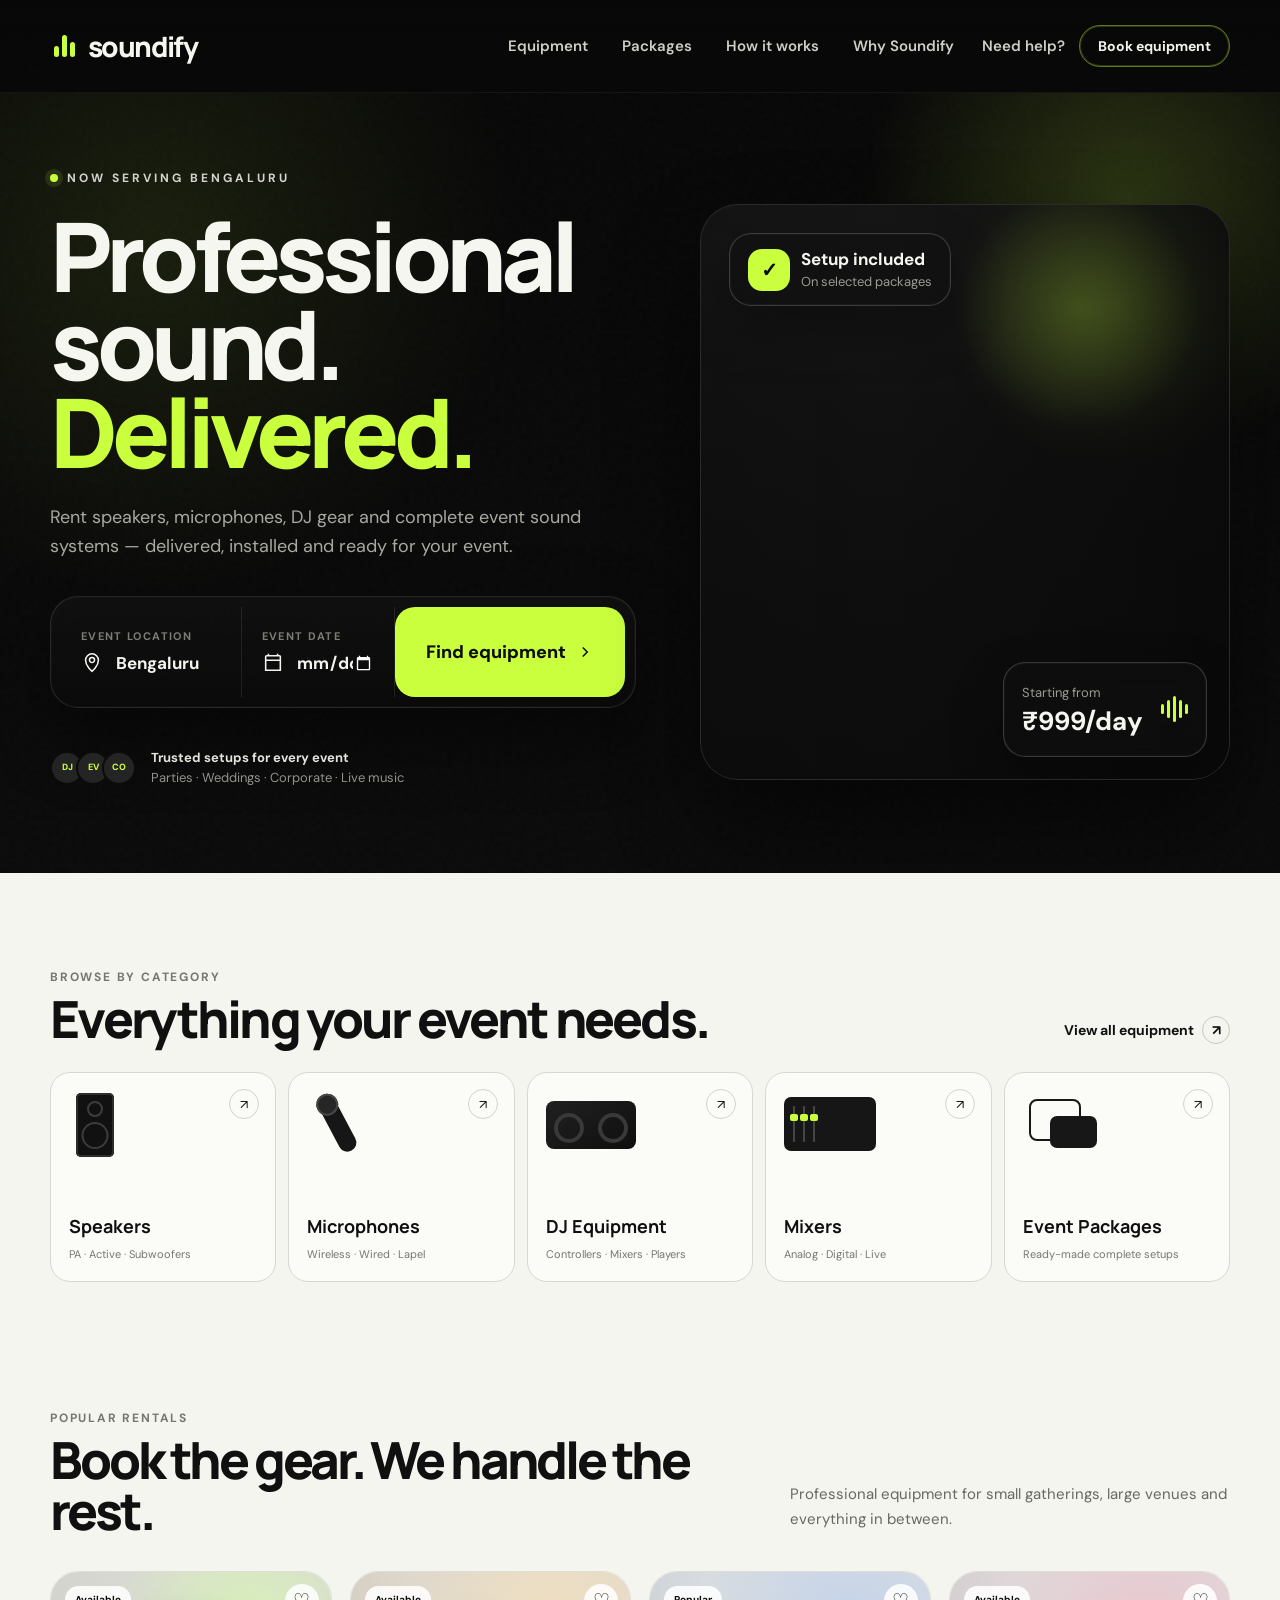
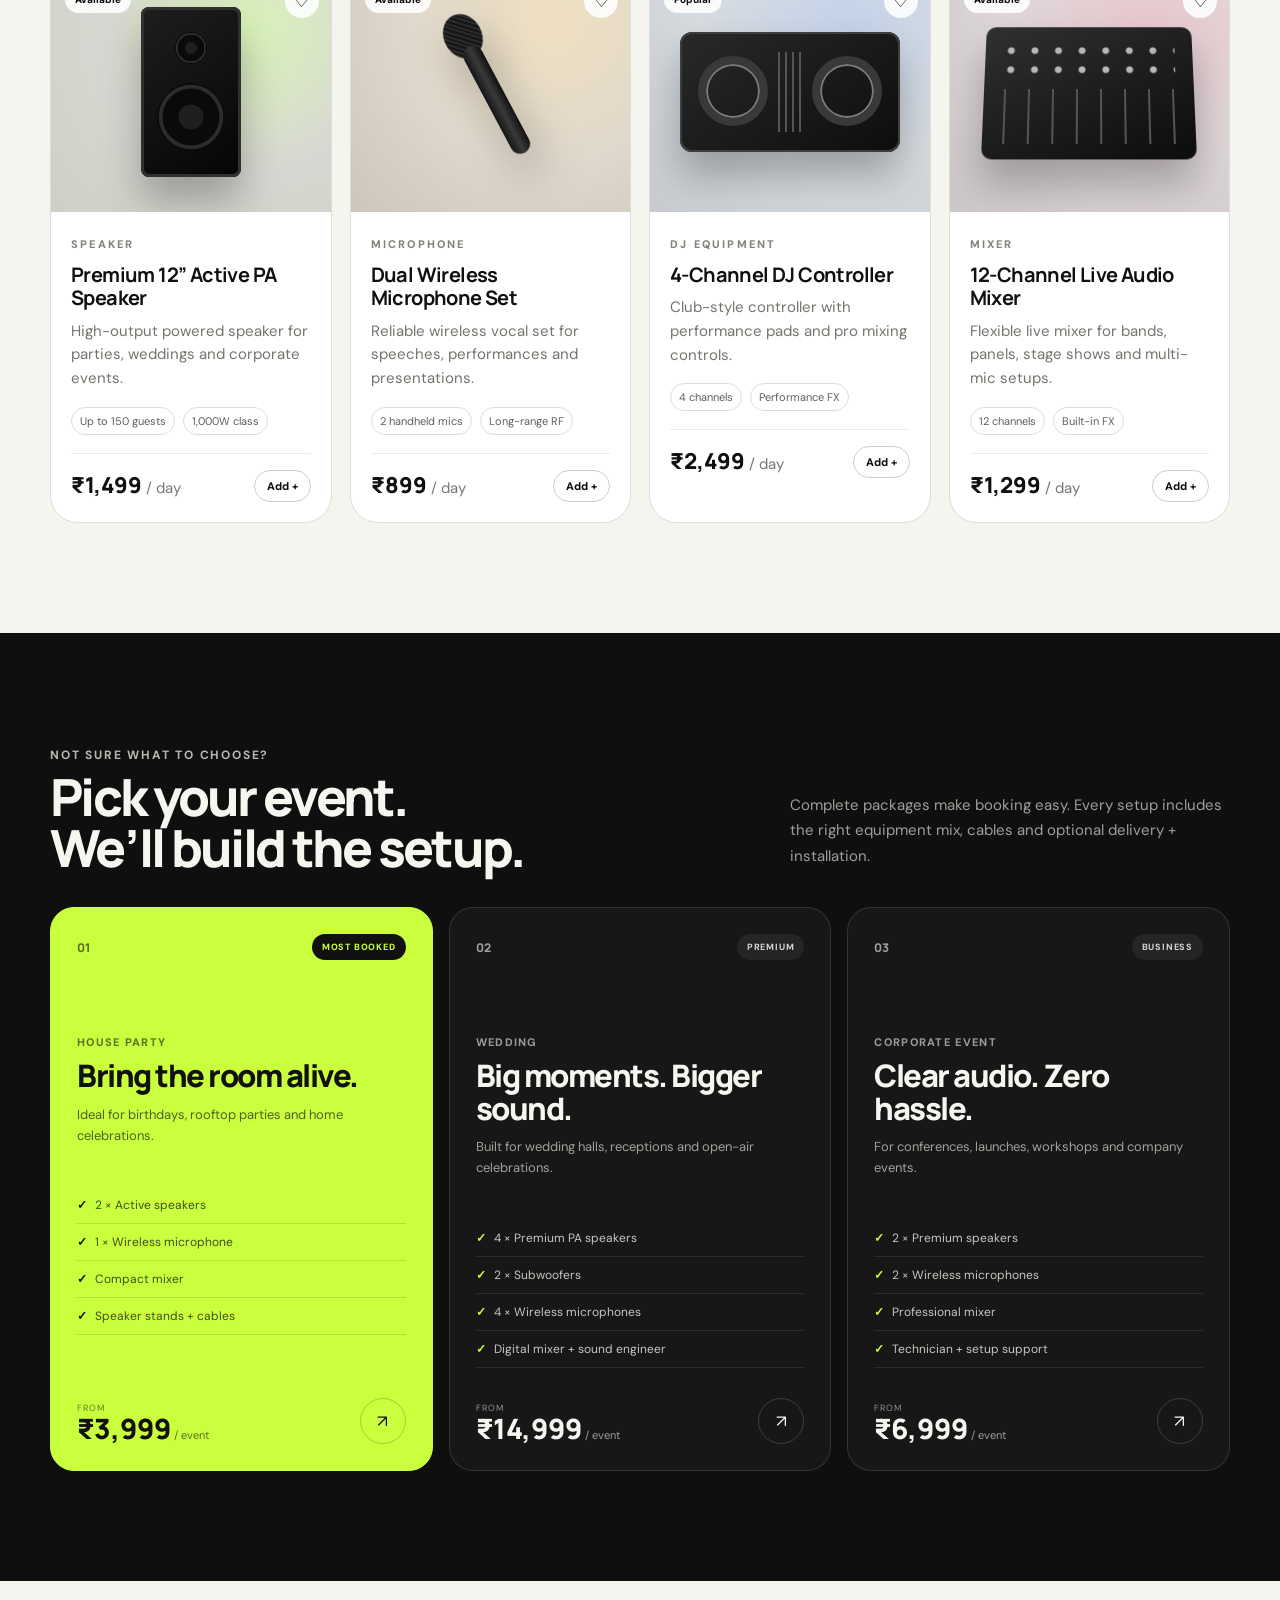
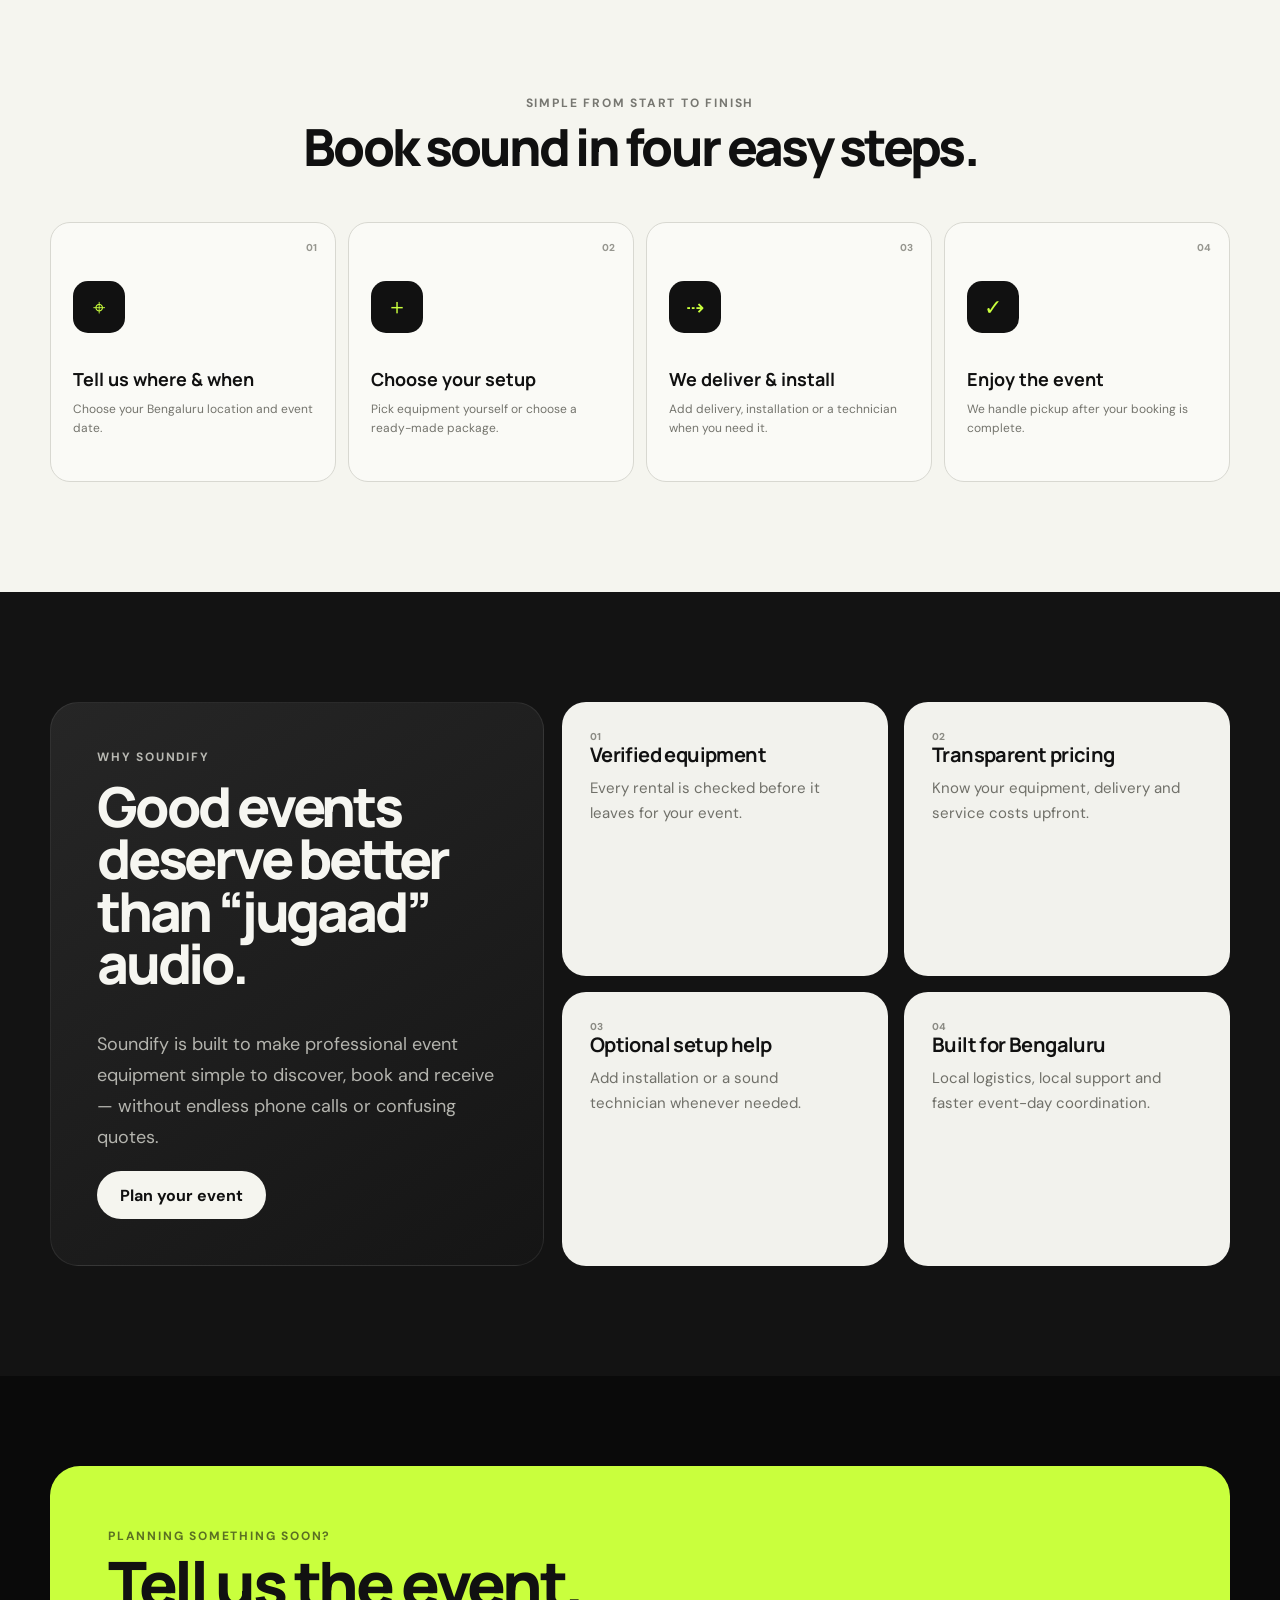
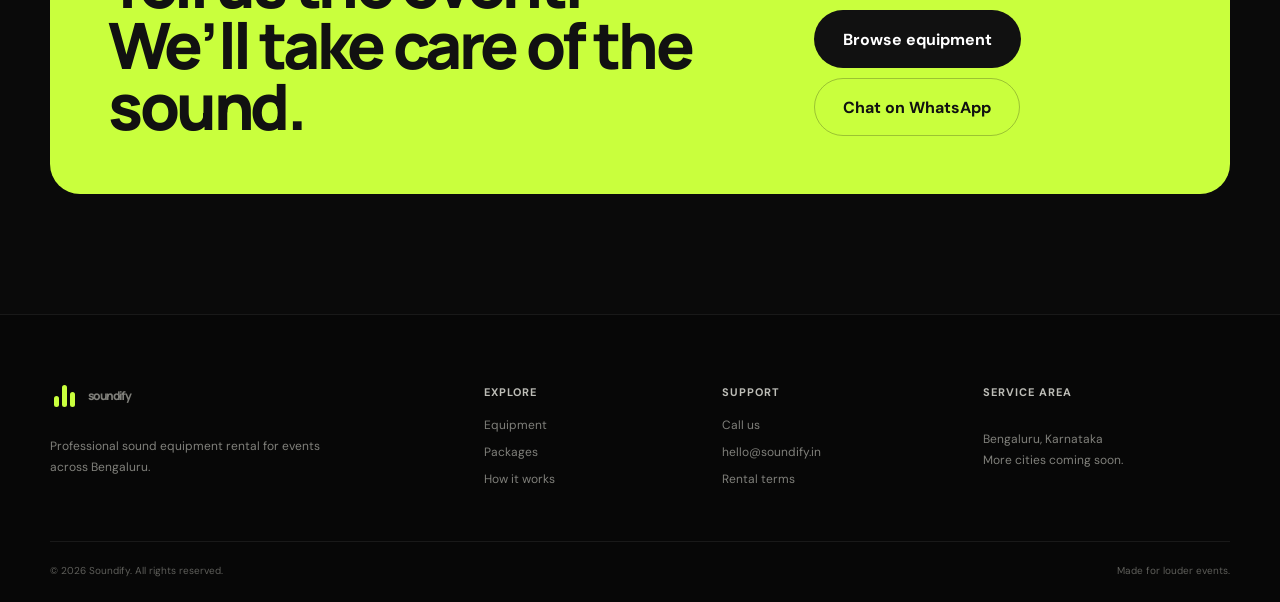
<file: index.backup.html>
<!DOCTYPE html>
<html lang="en">
<head>
  <meta charset="UTF-8" />
  <meta name="viewport" content="width=device-width, initial-scale=1.0" />
  <meta name="theme-color" content="#0a0a0a" />
  <meta name="description" content="Soundify — rent professional speakers, microphones, DJ equipment and complete event sound systems across Bengaluru." />
  <title>Soundify — Sound equipment rental in Bengaluru</title>
  <link rel="preconnect" href="https://fonts.googleapis.com">
  <link rel="preconnect" href="https://fonts.gstatic.com" crossorigin>
  <link href="https://fonts.googleapis.com/css2?family=DM+Sans:wght@400;500;600;700&family=Manrope:wght@500;600;700;800&display=swap" rel="stylesheet">
  <link rel="stylesheet" href="styles.css" />
</head>
<body>
  <header class="site-header" id="top">
    <div class="container nav-wrap">
      <a class="brand" href="#top" aria-label="Soundify home">
        <span class="brand-mark" aria-hidden="true"><i></i><i></i><i></i></span>
        <span>soundify</span>
      </a>

      <nav class="desktop-nav" aria-label="Primary navigation">
        <a href="#equipment">Equipment</a>
        <a href="#packages">Packages</a>
        <a href="#how-it-works">How it works</a>
        <a href="#why-soundify">Why Soundify</a>
      </nav>

      <div class="nav-actions">
        <a class="text-link desktop-only" href="tel:+919999999999">Need help?</a>
        <a class="btn btn-small btn-primary" href="#booking">Book equipment</a>
        <button class="menu-toggle" type="button" aria-label="Open menu" aria-expanded="false">
          <span></span><span></span>
        </button>
      </div>
    </div>

    <div class="mobile-menu" aria-hidden="true">
      <a href="#equipment">Equipment</a>
      <a href="#packages">Packages</a>
      <a href="#how-it-works">How it works</a>
      <a href="#why-soundify">Why Soundify</a>
      <a href="tel:+919999999999">Call support</a>
    </div>
  </header>

  <main>
    <section class="hero">
      <div class="hero-noise" aria-hidden="true"></div>
      <div class="container hero-grid">
        <div class="hero-copy">
          <div class="eyebrow"><span class="status-dot"></span> Now serving Bengaluru</div>
          <h1>Professional sound.<br><span>Delivered.</span></h1>
          <p>Rent speakers, microphones, DJ gear and complete event sound systems — delivered, installed and ready for your event.</p>

          <form class="hero-search" id="booking">
            <label class="search-field">
              <span class="field-label">Event location</span>
              <span class="field-row">
                <svg viewBox="0 0 24 24" aria-hidden="true"><path d="M12 21s7-5.2 7-12A7 7 0 1 0 5 9c0 6.8 7 12 7 12Zm0-9.5A2.5 2.5 0 1 1 12 6a2.5 2.5 0 0 1 0 5.5Z"/></svg>
                <input id="locationInput" type="text" value="Bengaluru" aria-label="Event location" />
              </span>
            </label>

            <label class="search-field">
              <span class="field-label">Event date</span>
              <span class="field-row">
                <svg viewBox="0 0 24 24" aria-hidden="true"><path d="M7 2v3m10-3v3M4 9h16M5 4h14a1 1 0 0 1 1 1v15H4V5a1 1 0 0 1 1-1Z"/></svg>
                <input id="dateInput" type="date" aria-label="Event date" />
              </span>
            </label>

            <button class="search-submit" type="submit" aria-label="Search equipment">
              <span>Find equipment</span>
              <svg viewBox="0 0 24 24" aria-hidden="true"><path d="m9 18 6-6-6-6"/></svg>
            </button>
          </form>

          <div class="hero-proof">
            <div class="avatar-stack" aria-hidden="true">
              <span>DJ</span><span>EV</span><span>CO</span>
            </div>
            <p><strong>Trusted setups for every event</strong><br>Parties · Weddings · Corporate · Live music</p>
          </div>
        </div>

        <div class="hero-visual" aria-label="Premium speaker setup">
          <div class="visual-card">
            <div class="visual-image"></div>
            <div class="visual-gradient"></div>
            <div class="floating-badge badge-top">
              <span class="badge-icon">✓</span>
              <div><strong>Setup included</strong><small>On selected packages</small></div>
            </div>
            <div class="floating-badge badge-bottom">
              <div><small>Starting from</small><strong>₹999/day</strong></div>
              <span class="mini-wave"><i></i><i></i><i></i><i></i><i></i></span>
            </div>
          </div>
        </div>
      </div>
    </section>

    <section class="category-strip" id="equipment">
      <div class="container">
        <div class="section-heading compact">
          <div>
            <span class="kicker">Browse by category</span>
            <h2>Everything your event needs.</h2>
          </div>
          <a class="arrow-link" href="#catalog">View all equipment <span>↗</span></a>
        </div>

        <div class="category-grid">
          <a class="category-card" href="#catalog" data-filter="speakers">
            <div class="category-icon speaker-icon"><span></span><span></span></div>
            <div><strong>Speakers</strong><small>PA · Active · Subwoofers</small></div>
            <span class="round-arrow">↗</span>
          </a>
          <a class="category-card" href="#catalog" data-filter="microphones">
            <div class="category-icon mic-icon"><span></span></div>
            <div><strong>Microphones</strong><small>Wireless · Wired · Lapel</small></div>
            <span class="round-arrow">↗</span>
          </a>
          <a class="category-card" href="#catalog" data-filter="dj">
            <div class="category-icon deck-icon"><span></span><span></span></div>
            <div><strong>DJ Equipment</strong><small>Controllers · Mixers · Players</small></div>
            <span class="round-arrow">↗</span>
          </a>
          <a class="category-card" href="#catalog" data-filter="mixers">
            <div class="category-icon mixer-icon"><span></span><span></span><span></span></div>
            <div><strong>Mixers</strong><small>Analog · Digital · Live</small></div>
            <span class="round-arrow">↗</span>
          </a>
          <a class="category-card" href="#packages" data-filter="packages">
            <div class="category-icon package-icon"><span></span><span></span></div>
            <div><strong>Event Packages</strong><small>Ready-made complete setups</small></div>
            <span class="round-arrow">↗</span>
          </a>
        </div>
      </div>
    </section>

    <section class="catalog-section" id="catalog">
      <div class="container">
        <div class="section-heading">
          <div>
            <span class="kicker">Popular rentals</span>
            <h2>Book the gear. We handle the rest.</h2>
          </div>
          <p>Professional equipment for small gatherings, large venues and everything in between.</p>
        </div>

        <div class="product-grid">
          <article class="product-card" data-category="speakers">
            <div class="product-media media-speaker">
              <span class="stock-pill">Available</span>
              <button class="wishlist" type="button" aria-label="Save product">♡</button>
              <div class="product-art speaker-art"><div class="woofer"></div><div class="tweeter"></div></div>
            </div>
            <div class="product-info">
              <span class="product-type">Speaker</span>
              <h3>Premium 12” Active PA Speaker</h3>
              <p>High-output powered speaker for parties, weddings and corporate events.</p>
              <div class="product-meta"><span>Up to 150 guests</span><span>1,000W class</span></div>
              <div class="product-bottom"><div><strong>₹1,499</strong><small>/ day</small></div><button class="add-btn" type="button">Add +</button></div>
            </div>
          </article>

          <article class="product-card" data-category="microphones">
            <div class="product-media media-mic">
              <span class="stock-pill">Available</span>
              <button class="wishlist" type="button" aria-label="Save product">♡</button>
              <div class="product-art mic-art"><div class="mic-head"></div><div class="mic-body"></div></div>
            </div>
            <div class="product-info">
              <span class="product-type">Microphone</span>
              <h3>Dual Wireless Microphone Set</h3>
              <p>Reliable wireless vocal set for speeches, performances and presentations.</p>
              <div class="product-meta"><span>2 handheld mics</span><span>Long-range RF</span></div>
              <div class="product-bottom"><div><strong>₹899</strong><small>/ day</small></div><button class="add-btn" type="button">Add +</button></div>
            </div>
          </article>

          <article class="product-card" data-category="dj">
            <div class="product-media media-dj">
              <span class="stock-pill">Popular</span>
              <button class="wishlist" type="button" aria-label="Save product">♡</button>
              <div class="product-art dj-art"><div class="jog left"></div><div class="jog right"></div><div class="deck-lines"></div></div>
            </div>
            <div class="product-info">
              <span class="product-type">DJ Equipment</span>
              <h3>4-Channel DJ Controller</h3>
              <p>Club-style controller with performance pads and pro mixing controls.</p>
              <div class="product-meta"><span>4 channels</span><span>Performance FX</span></div>
              <div class="product-bottom"><div><strong>₹2,499</strong><small>/ day</small></div><button class="add-btn" type="button">Add +</button></div>
            </div>
          </article>

          <article class="product-card" data-category="mixers">
            <div class="product-media media-mixer">
              <span class="stock-pill">Available</span>
              <button class="wishlist" type="button" aria-label="Save product">♡</button>
              <div class="product-art mixer-art"><div class="faders"></div><div class="knobs"></div></div>
            </div>
            <div class="product-info">
              <span class="product-type">Mixer</span>
              <h3>12-Channel Live Audio Mixer</h3>
              <p>Flexible live mixer for bands, panels, stage shows and multi-mic setups.</p>
              <div class="product-meta"><span>12 channels</span><span>Built-in FX</span></div>
              <div class="product-bottom"><div><strong>₹1,299</strong><small>/ day</small></div><button class="add-btn" type="button">Add +</button></div>
            </div>
          </article>
        </div>
      </div>
    </section>

    <section class="packages-section" id="packages">
      <div class="container">
        <div class="section-heading light-heading">
          <div>
            <span class="kicker">Not sure what to choose?</span>
            <h2>Pick your event.<br>We’ll build the setup.</h2>
          </div>
          <p>Complete packages make booking easy. Every setup includes the right equipment mix, cables and optional delivery + installation.</p>
        </div>

        <div class="package-grid">
          <article class="package-card package-featured">
            <div class="package-top">
              <span class="package-number">01</span>
              <span class="package-tag">Most booked</span>
            </div>
            <div>
              <span class="package-label">House Party</span>
              <h3>Bring the room alive.</h3>
              <p>Ideal for birthdays, rooftop parties and home celebrations.</p>
            </div>
            <ul>
              <li>2 × Active speakers</li>
              <li>1 × Wireless microphone</li>
              <li>Compact mixer</li>
              <li>Speaker stands + cables</li>
            </ul>
            <div class="package-footer">
              <div><small>From</small><strong>₹3,999</strong><span>/ event</span></div>
              <a href="#booking" class="circle-cta">↗</a>
            </div>
          </article>

          <article class="package-card">
            <div class="package-top"><span class="package-number">02</span><span class="package-tag neutral">Premium</span></div>
            <div><span class="package-label">Wedding</span><h3>Big moments. Bigger sound.</h3><p>Built for wedding halls, receptions and open-air celebrations.</p></div>
            <ul>
              <li>4 × Premium PA speakers</li>
              <li>2 × Subwoofers</li>
              <li>4 × Wireless microphones</li>
              <li>Digital mixer + sound engineer</li>
            </ul>
            <div class="package-footer"><div><small>From</small><strong>₹14,999</strong><span>/ event</span></div><a href="#booking" class="circle-cta">↗</a></div>
          </article>

          <article class="package-card">
            <div class="package-top"><span class="package-number">03</span><span class="package-tag neutral">Business</span></div>
            <div><span class="package-label">Corporate Event</span><h3>Clear audio. Zero hassle.</h3><p>For conferences, launches, workshops and company events.</p></div>
            <ul>
              <li>2 × Premium speakers</li>
              <li>2 × Wireless microphones</li>
              <li>Professional mixer</li>
              <li>Technician + setup support</li>
            </ul>
            <div class="package-footer"><div><small>From</small><strong>₹6,999</strong><span>/ event</span></div><a href="#booking" class="circle-cta">↗</a></div>
          </article>
        </div>
      </div>
    </section>

    <section class="how-section" id="how-it-works">
      <div class="container">
        <div class="section-heading centered">
          <span class="kicker">Simple from start to finish</span>
          <h2>Book sound in four easy steps.</h2>
        </div>
        <div class="steps-grid">
          <div class="step-card"><span>01</span><div class="step-icon">⌖</div><h3>Tell us where & when</h3><p>Choose your Bengaluru location and event date.</p></div>
          <div class="step-card"><span>02</span><div class="step-icon">＋</div><h3>Choose your setup</h3><p>Pick equipment yourself or choose a ready-made package.</p></div>
          <div class="step-card"><span>03</span><div class="step-icon">⇢</div><h3>We deliver & install</h3><p>Add delivery, installation or a technician when you need it.</p></div>
          <div class="step-card"><span>04</span><div class="step-icon">✓</div><h3>Enjoy the event</h3><p>We handle pickup after your booking is complete.</p></div>
        </div>
      </div>
    </section>

    <section class="why-section" id="why-soundify">
      <div class="container why-grid">
        <div class="why-panel">
          <span class="kicker">Why Soundify</span>
          <h2>Good events deserve better than “jugaad” audio.</h2>
          <p>Soundify is built to make professional event equipment simple to discover, book and receive — without endless phone calls or confusing quotes.</p>
          <a class="btn btn-light" href="#booking">Plan your event</a>
        </div>
        <div class="benefits-grid">
          <div class="benefit"><span>01</span><h3>Verified equipment</h3><p>Every rental is checked before it leaves for your event.</p></div>
          <div class="benefit"><span>02</span><h3>Transparent pricing</h3><p>Know your equipment, delivery and service costs upfront.</p></div>
          <div class="benefit"><span>03</span><h3>Optional setup help</h3><p>Add installation or a sound technician whenever needed.</p></div>
          <div class="benefit"><span>04</span><h3>Built for Bengaluru</h3><p>Local logistics, local support and faster event-day coordination.</p></div>
        </div>
      </div>
    </section>

    <section class="cta-section">
      <div class="container cta-card">
        <div>
          <span class="kicker">Planning something soon?</span>
          <h2>Tell us the event.<br>We’ll take care of the sound.</h2>
        </div>
        <div class="cta-actions">
          <a class="btn btn-primary btn-large" href="#booking">Browse equipment</a>
          <a class="btn btn-outline btn-large" href="https://wa.me/919999999999" target="_blank" rel="noopener">Chat on WhatsApp</a>
        </div>
      </div>
    </section>
  </main>

  <footer class="site-footer">
    <div class="container footer-grid">
      <div>
        <a class="brand footer-brand" href="#top"><span class="brand-mark"><i></i><i></i><i></i></span><span>soundify</span></a>
        <p>Professional sound equipment rental for events across Bengaluru.</p>
      </div>
      <div><strong>Explore</strong><a href="#equipment">Equipment</a><a href="#packages">Packages</a><a href="#how-it-works">How it works</a></div>
      <div><strong>Support</strong><a href="tel:+919999999999">Call us</a><a href="mailto:hello@soundify.in">hello@soundify.in</a><a href="#">Rental terms</a></div>
      <div><strong>Service area</strong><p>Bengaluru, Karnataka<br>More cities coming soon.</p></div>
    </div>
    <div class="container footer-bottom"><span>© 2026 Soundify. All rights reserved.</span><span>Made for louder events.</span></div>
  </footer>

  <div class="toast" role="status" aria-live="polite"></div>
  <script src="script.js"></script>
</body>
</html>
</file>
<file: styles.css>
:root {
  --bg: #0a0a0a;
  --bg-soft: #111111;
  --card: #161616;
  --text: #f6f6f1;
  --muted: #9a9a95;
  --line: rgba(255,255,255,.1);
  --accent: #c9ff3d;
  --accent-dark: #a9d82d;
  --paper: #f5f5ef;
  --ink: #101010;
  --radius: 24px;
  --radius-sm: 16px;
  --shadow: 0 30px 80px rgba(0,0,0,.35);
}

* { box-sizing: border-box; }
html { scroll-behavior: smooth; }
body {
  margin: 0;
  font-family: "DM Sans", sans-serif;
  color: var(--text);
  background: var(--bg);
  -webkit-font-smoothing: antialiased;
}
body.menu-open { overflow: hidden; }
a { color: inherit; text-decoration: none; }
button, input { font: inherit; }
button { color: inherit; }
img { max-width: 100%; display: block; }
.container { width: min(1180px, calc(100% - 40px)); margin: 0 auto; }

.site-header {
  position: sticky;
  top: 0;
  z-index: 50;
  background: rgba(10,10,10,.86);
  border-bottom: 1px solid rgba(255,255,255,.06);
  backdrop-filter: blur(18px);
}
.nav-wrap { height: 78px; display: flex; align-items: center; justify-content: space-between; gap: 28px; }
.brand { display: inline-flex; align-items: center; gap: 10px; font: 800 25px/1 "Manrope", sans-serif; letter-spacing: -1.3px; }
.brand-mark { width: 28px; height: 22px; display: flex; align-items: flex-end; justify-content: center; gap: 3px; }
.brand-mark i { display: block; width: 5px; border-radius: 6px; background: var(--accent); }
.brand-mark i:nth-child(1) { height: 11px; }
.brand-mark i:nth-child(2) { height: 22px; }
.brand-mark i:nth-child(3) { height: 15px; }
.desktop-nav { display: flex; align-items: center; gap: 30px; margin-left: auto; }
.desktop-nav a, .text-link { color: #c6c6c1; font-size: 14px; font-weight: 600; transition: color .2s ease; }
.desktop-nav a:hover, .text-link:hover { color: var(--text); }
.nav-actions { display: flex; align-items: center; gap: 18px; }
.btn { min-height: 48px; border-radius: 999px; display: inline-flex; align-items: center; justify-content: center; padding: 0 22px; border: 1px solid transparent; font-weight: 700; transition: .2s ease; }
.btn:hover { transform: translateY(-1px); }
.btn-small { min-height: 42px; padding: 0 18px; font-size: 14px; }
.btn-primary { background: var(--accent); color: #0b0b0b; }
.btn-primary:hover { background: #d5ff68; }
.btn-light { background: var(--paper); color: var(--ink); }
.btn-outline { border-color: rgba(255,255,255,.22); color: var(--text); }
.btn-large { min-height: 58px; padding: 0 28px; }
.menu-toggle { display: none; width: 42px; height: 42px; background: transparent; border: 0; cursor: pointer; position: relative; }
.menu-toggle span { width: 20px; height: 1.5px; background: #fff; position: absolute; left: 11px; transition: .2s ease; }
.menu-toggle span:first-child { top: 16px; }
.menu-toggle span:last-child { top: 24px; }
.menu-open .menu-toggle span:first-child { transform: translateY(4px) rotate(45deg); }
.menu-open .menu-toggle span:last-child { transform: translateY(-4px) rotate(-45deg); }
.mobile-menu { display: none; }

.hero {
  position: relative;
  min-height: 690px;
  overflow: hidden;
  background:
    radial-gradient(circle at 72% 20%, rgba(201,255,61,.12), transparent 30%),
    linear-gradient(180deg, #0a0a0a 0%, #0d0d0d 100%);
}
.hero-noise { position: absolute; inset: 0; pointer-events: none; opacity: .035; background-image: url("data:image/svg+xml,%3Csvg viewBox='0 0 180 180' xmlns='http://www.w3.org/2000/svg'%3E%3Cfilter id='n'%3E%3CfeTurbulence type='fractalNoise' baseFrequency='.82' numOctaves='4' stitchTiles='stitch'/%3E%3C/filter%3E%3Crect width='100%25' height='100%25' filter='url(%23n)' opacity='.65'/%3E%3C/svg%3E"); }
.hero-grid { min-height: 690px; display: grid; grid-template-columns: 1.05fr .95fr; align-items: center; gap: 46px; padding-top: 52px; padding-bottom: 60px; position: relative; z-index: 1; }
.eyebrow, .kicker { color: #b8b8b2; text-transform: uppercase; font-size: 12px; letter-spacing: 1.8px; font-weight: 700; }
.eyebrow { display: inline-flex; align-items: center; gap: 9px; margin-bottom: 22px; }
.status-dot { width: 8px; height: 8px; background: var(--accent); border-radius: 50%; box-shadow: 0 0 0 5px rgba(201,255,61,.11); }
.hero h1 { margin: 0; font: 800 clamp(58px, 7vw, 102px)/.9 "Manrope", sans-serif; letter-spacing: -6px; max-width: 720px; }
.hero h1 span { color: var(--accent); }
.hero-copy > p { max-width: 650px; margin: 28px 0 32px; color: #b9b9b4; font-size: 18px; line-height: 1.65; }
.hero-search { max-width: 690px; display: grid; grid-template-columns: 1.05fr .95fr auto; align-items: stretch; background: #f4f4ef; border-radius: 18px; padding: 8px; color: #111; box-shadow: var(--shadow); }
.search-field { padding: 10px 17px; border-right: 1px solid #d9d9d3; display: flex; flex-direction: column; justify-content: center; min-width: 0; }
.field-label { color: #7d7d76; font-size: 11px; font-weight: 700; text-transform: uppercase; letter-spacing: .8px; margin-bottom: 4px; }
.field-row { display: flex; align-items: center; gap: 8px; min-width: 0; }
.field-row svg { width: 18px; height: 18px; fill: none; stroke: #111; stroke-width: 1.7; flex: 0 0 auto; }
.field-row input { width: 100%; min-width: 0; background: transparent; border: 0; outline: none; font-weight: 700; color: #111; }
.search-submit { border: 0; background: #111; color: #fff; border-radius: 12px; padding: 0 22px; display: flex; align-items: center; gap: 10px; justify-content: center; font-weight: 700; cursor: pointer; }
.search-submit svg { width: 18px; height: 18px; fill: none; stroke: var(--accent); stroke-width: 2; }
.hero-proof { display: flex; gap: 15px; align-items: center; margin-top: 27px; color: #92928d; font-size: 13px; line-height: 1.5; }
.hero-proof strong { color: #e4e4df; font-weight: 700; }
.avatar-stack { display: flex; }
.avatar-stack span { width: 34px; height: 34px; border: 2px solid #0b0b0b; border-radius: 50%; display: grid; place-items: center; background: #242424; color: var(--accent); font-size: 9px; font-weight: 800; margin-left: -8px; }
.avatar-stack span:first-child { margin-left: 0; }
.hero-visual { position: relative; }
.visual-card { position: relative; width: 100%; aspect-ratio: .88; max-height: 585px; border-radius: 34px; overflow: hidden; border: 1px solid rgba(255,255,255,.09); background: #151515; box-shadow: 0 45px 90px rgba(0,0,0,.45); }
.visual-image { position: absolute; inset: 0; background: linear-gradient(150deg, rgba(255,255,255,.08), transparent 34%), radial-gradient(circle at 70% 30%, rgba(201,255,61,.32), transparent 24%), url('https://images.unsplash.com/photo-1545454675-3531b543be5d?auto=format&fit=crop&w=1200&q=90') center/cover; filter: saturate(.85) contrast(1.08); transform: scale(1.02); }
.visual-gradient { position: absolute; inset: 0; background: linear-gradient(to top, rgba(8,8,8,.88), transparent 46%); }
.floating-badge { position: absolute; z-index: 2; display: flex; align-items: center; gap: 11px; border: 1px solid rgba(255,255,255,.14); background: rgba(15,15,15,.72); backdrop-filter: blur(14px); border-radius: 16px; padding: 12px 14px; box-shadow: 0 20px 50px rgba(0,0,0,.25); }
.badge-top { top: 20px; left: 20px; }
.badge-bottom { right: 20px; bottom: 20px; gap: 18px; }
.badge-icon { width: 30px; height: 30px; border-radius: 10px; display: grid; place-items: center; background: var(--accent); color: #0a0a0a; font-weight: 900; }
.floating-badge strong { display: block; font-size: 14px; }
.floating-badge small { color: #9a9a94; font-size: 11px; }
.badge-bottom strong { font-size: 19px; margin-top: 2px; }
.mini-wave { display: flex; gap: 3px; align-items: center; }
.mini-wave i { width: 3px; background: var(--accent); border-radius: 3px; }
.mini-wave i:nth-child(1), .mini-wave i:nth-child(5) { height: 10px; }.mini-wave i:nth-child(2), .mini-wave i:nth-child(4) { height: 18px; }.mini-wave i:nth-child(3) { height: 26px; }

.category-strip, .catalog-section, .how-section { background: var(--paper); color: var(--ink); }
.category-strip { padding: 92px 0 34px; }
.section-heading { display: flex; align-items: flex-end; justify-content: space-between; gap: 30px; margin-bottom: 34px; }
.section-heading.compact { margin-bottom: 28px; }
.section-heading h2 { margin: 7px 0 0; font: 800 clamp(38px, 4vw, 58px)/1 "Manrope", sans-serif; letter-spacing: -2.7px; }
.section-heading p { max-width: 440px; color: #686862; font-size: 15px; line-height: 1.7; margin: 0 0 4px; }
.category-strip .kicker, .catalog-section .kicker, .how-section .kicker { color: #777771; }
.arrow-link { display: inline-flex; gap: 8px; align-items: center; font-size: 14px; font-weight: 700; }
.arrow-link span { width: 28px; height: 28px; border: 1px solid #c9c9c1; border-radius: 50%; display: grid; place-items: center; }
.category-grid { display: grid; grid-template-columns: repeat(5, 1fr); gap: 12px; }
.category-card { min-height: 210px; padding: 18px; border: 1px solid #d8d8d0; border-radius: 20px; background: #fbfbf7; display: flex; flex-direction: column; justify-content: space-between; position: relative; transition: .25s ease; }
.category-card:hover { transform: translateY(-5px); border-color: #b8b8b0; box-shadow: 0 18px 36px rgba(0,0,0,.07); }
.category-card > div:nth-child(2) { margin-top: auto; }
.category-card strong { display: block; font: 700 18px/1.2 "Manrope", sans-serif; margin-bottom: 5px; }
.category-card small { color: #777771; font-size: 11px; }
.category-icon { height: 72px; position: relative; }
.round-arrow { position: absolute; top: 16px; right: 16px; width: 30px; height: 30px; border-radius: 50%; display: grid; place-items: center; border: 1px solid #d3d3cc; font-size: 13px; }
.speaker-icon span:first-child { position: absolute; left: 7px; top: 2px; width: 38px; height: 64px; background: #111; border-radius: 5px; box-shadow: inset 0 0 0 2px #2d2d2d; }
.speaker-icon span:first-child:before, .speaker-icon span:first-child:after { content: ""; position: absolute; left: 50%; transform: translateX(-50%); border-radius: 50%; border: 2px solid #3d3d3d; }
.speaker-icon span:first-child:before { width: 12px; height: 12px; top: 8px; }.speaker-icon span:first-child:after { width: 23px; height: 23px; bottom: 8px; }
.mic-icon span { position: absolute; left: 22px; top: 5px; width: 18px; height: 58px; background: #161616; border-radius: 9px; transform: rotate(-28deg); }
.mic-icon span:before { content: ""; position: absolute; width: 22px; height: 22px; border-radius: 50%; left: -2px; top: -5px; background: #262626; box-shadow: inset 0 0 0 2px #464646; }
.deck-icon { border-radius: 8px; background: linear-gradient(145deg,#202020,#0f0f0f); width: 90px; height: 48px; margin-top: 10px; }
.deck-icon span { position: absolute; top: 12px; width: 30px; height: 30px; border: 4px solid #393939; border-radius: 50%; }.deck-icon span:first-child{left:8px}.deck-icon span:last-child{right:8px}
.mixer-icon { width: 92px; height: 54px; background: #161616; border-radius: 7px; margin-top: 6px; display: flex; gap: 8px; padding: 9px; }
.mixer-icon span { width: 2px; height: 36px; background: #454545; position: relative; }.mixer-icon span:before { content:""; position:absolute; left:-3px; top:8px; width:8px; height:7px; background:var(--accent); border-radius:2px; }
.package-icon span:first-child { position: absolute; left: 6px; top: 8px; width: 52px; height: 42px; border: 2px solid #171717; border-radius: 8px; }.package-icon span:last-child { position: absolute; left: 27px; top: 25px; width: 47px; height: 32px; background: #171717; border-radius: 7px; }

.catalog-section { padding: 90px 0 110px; }
.product-grid { display: grid; grid-template-columns: repeat(4, 1fr); gap: 16px; }
.product-card { border-radius: 22px; overflow: hidden; background: #fff; border: 1px solid #deded7; transition: .25s ease; }
.product-card:hover { transform: translateY(-6px); box-shadow: 0 18px 45px rgba(0,0,0,.09); }
.product-media { height: 240px; position: relative; display: grid; place-items: center; overflow: hidden; background: #eee; }
.media-speaker { background: radial-gradient(circle at 70% 25%, #d9f4b9, #d8d8d2 52%, #cfcfc8); }
.media-mic { background: radial-gradient(circle at 72% 20%, #f0e0c1, #dfd8cc 52%, #ccc6bb); }
.media-dj { background: radial-gradient(circle at 70% 22%, #c5d3ea, #d7dce0 54%, #c7cbcf); }
.media-mixer { background: radial-gradient(circle at 70% 25%, #e9c8cf, #dfd7d9 53%, #ccc7c8); }
.stock-pill { position: absolute; left: 14px; top: 14px; padding: 7px 10px; border-radius: 999px; background: rgba(255,255,255,.88); font-size: 10px; font-weight: 800; z-index: 2; }
.wishlist { position: absolute; top: 12px; right: 12px; width: 34px; height: 34px; border-radius: 50%; border: 0; background: rgba(255,255,255,.88); font-size: 19px; cursor: pointer; z-index: 2; }
.wishlist.active { background: #111; color: var(--accent); }
.product-art { position: relative; filter: drop-shadow(0 24px 20px rgba(0,0,0,.28)); }
.speaker-art { width: 100px; height: 170px; border-radius: 8px; background: linear-gradient(145deg,#1e1e1e,#050505); box-shadow: inset 0 0 0 3px #303030; }
.speaker-art .woofer, .speaker-art .tweeter { position: absolute; left: 50%; transform: translateX(-50%); border-radius: 50%; background: radial-gradient(circle,#1f1f1f 0 25%,#0a0a0a 27% 58%,#2c2c2c 60% 66%,#0a0a0a 68%); }
.speaker-art .woofer { width: 68px; height: 68px; bottom: 26px; }.speaker-art .tweeter{width:32px;height:32px;top:25px}
.mic-art { width: 120px; height: 185px; transform: rotate(-28deg); }.mic-head{position:absolute;top:8px;left:43px;width:38px;height:46px;border-radius:50%;background:repeating-linear-gradient(45deg,#2b2b2b 0 2px,#141414 2px 4px);}.mic-body{position:absolute;top:43px;left:52px;width:20px;height:120px;border-radius:10px;background:linear-gradient(90deg,#151515,#3a3a3a,#111)}
.dj-art { width: 220px; height: 120px; border-radius: 12px; background: linear-gradient(145deg,#292929,#0d0d0d); box-shadow: inset 0 0 0 2px #3e3e3e; }.jog{position:absolute;top:24px;width:70px;height:70px;border-radius:50%;border:8px solid #393939;box-shadow:inset 0 0 0 2px #7a7a7a}.jog.left{left:18px}.jog.right{right:18px}.deck-lines{position:absolute;left:98px;top:20px;width:24px;height:80px;background:repeating-linear-gradient(90deg,#555 0 2px,transparent 2px 7px)}
.mixer-art { width: 210px; height: 135px; border-radius: 10px; background: linear-gradient(155deg,#303030,#0c0c0c); transform: perspective(500px) rotateX(12deg); }.faders{position:absolute;left:20px;right:20px;bottom:15px;height:55px;background:repeating-linear-gradient(90deg,#545454 0 2px,transparent 2px 24px)}.knobs{position:absolute;left:18px;right:18px;top:17px;height:40px;background:radial-gradient(circle at 8px 8px,#b7b7b7 0 3px,transparent 4px);background-size:24px 20px}
.product-info { padding: 19px; }
.product-type { color: #82827b; text-transform: uppercase; letter-spacing: .9px; font-size: 10px; font-weight: 800; }
.product-info h3 { margin: 7px 0 9px; font: 700 19px/1.25 "Manrope", sans-serif; letter-spacing: -.5px; }
.product-info p { color: #6c6c66; font-size: 12px; line-height: 1.55; min-height: 56px; }
.product-meta { display: flex; flex-wrap: wrap; gap: 6px; margin: 14px 0 18px; }
.product-meta span { font-size: 10px; border-radius: 999px; border: 1px solid #deded8; padding: 6px 8px; color: #5e5e58; }
.product-bottom { display: flex; align-items: center; justify-content: space-between; border-top: 1px solid #ecece7; padding-top: 16px; }
.product-bottom strong { font: 800 20px/1 "Manrope", sans-serif; }.product-bottom small { color:#777; margin-left:4px; }
.add-btn { border: 1px solid #cfcfc8; background: #fff; border-radius: 999px; padding: 8px 12px; font-size: 11px; font-weight: 800; cursor: pointer; }
.add-btn.added { background: #111; color: #fff; border-color: #111; }

.packages-section { background: #0f0f0f; padding: 110px 0; }
.light-heading h2 { color: var(--text); }.light-heading p { color: #9f9f99; }
.package-grid { display: grid; grid-template-columns: repeat(3, 1fr); gap: 16px; }
.package-card { min-height: 530px; padding: 26px; border-radius: 24px; border: 1px solid rgba(255,255,255,.12); background: #171717; display: flex; flex-direction: column; transition: .25s ease; }
.package-card:hover { transform: translateY(-5px); border-color: rgba(255,255,255,.23); }
.package-featured { background: var(--accent); color: #111; border-color: var(--accent); }
.package-top { display: flex; justify-content: space-between; align-items: center; margin-bottom: 70px; }
.package-number { font: 800 12px "Manrope", sans-serif; opacity: .6; }
.package-tag { padding: 7px 10px; border-radius: 999px; background: #111; color: var(--accent); font-size: 9px; text-transform: uppercase; letter-spacing: .8px; font-weight: 800; }
.package-tag.neutral { color: #d4d4cf; background: #252525; }
.package-label { font-size: 11px; font-weight: 800; text-transform: uppercase; letter-spacing: 1.3px; opacity: .58; }
.package-card h3 { margin: 8px 0 12px; font: 800 31px/1.05 "Manrope", sans-serif; letter-spacing: -1.5px; }
.package-card p { color: #a1a19b; font-size: 13px; line-height: 1.6; }
.package-featured p { color: rgba(17,17,17,.66); }
.package-card ul { list-style: none; padding: 0; margin: 28px 0 30px; }
.package-card li { padding: 10px 0; border-bottom: 1px solid rgba(255,255,255,.09); font-size: 12px; color: #c7c7c1; }
.package-card li:before { content: "✓"; color: var(--accent); margin-right: 8px; font-weight: 800; }
.package-featured li { color: rgba(17,17,17,.74); border-bottom-color: rgba(17,17,17,.13); }.package-featured li:before{color:#111}
.package-footer { margin-top: auto; display: flex; justify-content: space-between; align-items: flex-end; }
.package-footer small { display:block; font-size:9px; text-transform:uppercase; letter-spacing:1px; opacity:.55; }.package-footer strong{font:800 28px/1 "Manrope";}.package-footer span{font-size:11px;opacity:.6;margin-left:3px}
.circle-cta { width: 46px; height: 46px; border-radius: 50%; display: grid; place-items: center; border: 1px solid rgba(255,255,255,.16); font-size: 17px; }.package-featured .circle-cta{border-color:rgba(17,17,17,.2)}

.how-section { padding: 110px 0; }
.section-heading.centered { display: block; text-align: center; }.section-heading.centered h2{max-width:730px;margin:9px auto 0}
.steps-grid { display: grid; grid-template-columns: repeat(4,1fr); gap: 12px; margin-top: 50px; }
.step-card { border: 1px solid #d8d8d1; border-radius: 20px; padding: 22px; min-height: 260px; position: relative; background: #fafaf6; }
.step-card > span { position: absolute; top: 18px; right: 18px; color: #96968f; font-size: 10px; font-weight: 800; }
.step-icon { width: 52px; height: 52px; display: grid; place-items: center; border-radius: 15px; background: #111; color: var(--accent); font-size: 22px; margin: 36px 0 34px; }
.step-card h3 { margin:0 0 9px;font:700 18px "Manrope"; }.step-card p{margin:0;color:#74746d;font-size:12px;line-height:1.6}

.why-section { background: #131313; padding: 110px 0; }
.why-grid { display: grid; grid-template-columns: .85fr 1.15fr; gap: 18px; }
.why-panel { min-height: 520px; padding: 46px; border-radius: 28px; background: linear-gradient(145deg,#262626,#151515); border: 1px solid rgba(255,255,255,.08); display: flex; flex-direction: column; align-items: flex-start; }
.why-panel h2 { margin: 15px 0 22px; font: 800 clamp(38px,4.5vw,62px)/.98 "Manrope"; letter-spacing: -3px; }.why-panel p{color:#aaa9a3;font-size:14px;line-height:1.75;max-width:500px}.why-panel .btn{margin-top:auto}
.benefits-grid { display:grid;grid-template-columns:repeat(2,1fr);gap:12px; }.benefit{padding:30px;border-radius:24px;background:#f2f2ed;color:#111;min-height:254px;display:flex;flex-direction:column}.benefit>span{color:#8b8b84;font-size:10px;font-weight:800}.benefit h3{margin:auto 0 10px;font:700 22px "Manrope";letter-spacing:-.7px}.benefit p{margin:0;color:#686862;font-size:12px;line-height:1.6}

.cta-section { background: #0a0a0a; padding: 90px 0 120px; }.cta-card{border-radius:30px;background:var(--accent);color:#111;padding:58px;display:flex;justify-content:space-between;align-items:flex-end;gap:40px}.cta-card .kicker{color:rgba(17,17,17,.6)}.cta-card h2{margin:9px 0 0;font:800 clamp(40px,5vw,68px)/.95 "Manrope";letter-spacing:-3.4px}.cta-actions{display:flex;gap:10px;flex-wrap:wrap}.cta-card .btn-primary{background:#111;color:#fff}.cta-card .btn-outline{border-color:rgba(17,17,17,.25);color:#111}

.site-footer { background:#070707;border-top:1px solid rgba(255,255,255,.07);padding:70px 0 25px; }.footer-grid{display:grid;grid-template-columns:1.6fr .8fr .9fr 1fr;gap:40px}.footer-brand{margin-bottom:17px}.footer-grid>div:first-child p,.footer-grid>div:last-child p{color:#80807b;font-size:12px;line-height:1.7;max-width:290px}.footer-grid>div:not(:first-child){display:flex;flex-direction:column;gap:11px}.footer-grid strong{font-size:11px;text-transform:uppercase;letter-spacing:1px;color:#bdbdb7;margin-bottom:7px}.footer-grid a{font-size:12px;color:#7f7f7a}.footer-grid a:hover{color:#fff}.footer-bottom{border-top:1px solid rgba(255,255,255,.07);margin-top:52px;padding-top:22px;display:flex;justify-content:space-between;color:#5e5e5a;font-size:10px}

.toast { position: fixed; left: 50%; bottom: 24px; transform: translate(-50%, 20px); opacity: 0; pointer-events:none; background:#f5f5ef;color:#111;border-radius:999px;padding:12px 18px;font-size:12px;font-weight:800;z-index:100;box-shadow:0 15px 40px rgba(0,0,0,.3);transition:.25s ease}.toast.show{opacity:1;transform:translate(-50%,0)}

@media (max-width: 1050px) {
  .desktop-nav { display:none; }.desktop-only{display:none}.menu-toggle{display:block}.hero-grid{grid-template-columns:1fr 1fr}.hero h1{font-size:72px;letter-spacing:-4px}.category-grid{grid-template-columns:repeat(3,1fr)}.product-grid{grid-template-columns:repeat(2,1fr)}.package-grid{grid-template-columns:1fr}.package-card{min-height:auto}.package-top{margin-bottom:45px}.steps-grid{grid-template-columns:repeat(2,1fr)}.why-grid{grid-template-columns:1fr}.footer-grid{grid-template-columns:1.4fr 1fr 1fr}.footer-grid>div:last-child{grid-column:2/4}.mobile-menu{position:fixed;left:0;right:0;top:78px;background:#0b0b0b;padding:14px 20px 28px;border-bottom:1px solid rgba(255,255,255,.08);display:flex;flex-direction:column;gap:0;opacity:0;visibility:hidden;transform:translateY(-8px);transition:.2s ease}.mobile-menu a{padding:16px 0;border-bottom:1px solid rgba(255,255,255,.07);font-weight:700}.menu-open .mobile-menu{opacity:1;visibility:visible;transform:none}
}

@media (max-width: 760px) {
  .container{width:min(100% - 28px,1180px)}.site-header .btn-small{display:none}.nav-wrap{height:68px}.mobile-menu{top:68px}.hero{min-height:auto}.hero-grid{grid-template-columns:1fr;gap:26px;padding-top:52px;padding-bottom:38px}.hero h1{font-size:clamp(52px,16vw,76px);letter-spacing:-4px}.hero-copy>p{font-size:16px;margin:22px 0 26px}.hero-search{grid-template-columns:1fr;padding:8px}.search-field{min-height:66px;border-right:0;border-bottom:1px solid #d9d9d3}.search-submit{min-height:54px;margin-top:8px}.hero-proof{margin-top:22px}.visual-card{aspect-ratio:1.04;max-height:none;border-radius:24px}.badge-top{top:14px;left:14px}.badge-bottom{right:14px;bottom:14px}.category-strip{padding:72px 0 26px}.section-heading{display:block}.section-heading h2{font-size:40px;letter-spacing:-2px}.section-heading p{margin-top:17px}.arrow-link{margin-top:18px}.category-grid{grid-template-columns:1fr 1fr}.category-card{min-height:185px}.catalog-section,.packages-section,.how-section,.why-section{padding:76px 0}.product-grid{grid-template-columns:1fr}.product-media{height:275px}.package-card{padding:22px}.package-card h3{font-size:29px}.steps-grid{grid-template-columns:1fr}.step-card{min-height:220px}.why-panel{min-height:470px;padding:28px}.why-panel h2{font-size:44px;letter-spacing:-2.4px}.benefits-grid{grid-template-columns:1fr 1fr}.benefit{min-height:220px;padding:22px}.cta-section{padding:60px 0 80px}.cta-card{padding:32px 24px;display:block}.cta-card h2{font-size:42px;letter-spacing:-2.2px}.cta-actions{margin-top:32px;flex-direction:column}.cta-actions .btn{width:100%}.footer-grid{grid-template-columns:1fr 1fr;gap:32px}.footer-grid>div:first-child{grid-column:1/3}.footer-grid>div:last-child{grid-column:auto}.footer-bottom{gap:20px;flex-direction:column}.brand{font-size:23px}
}

@media (max-width: 470px) {
  .category-grid{grid-template-columns:1fr}.category-card{min-height:150px}.category-icon{height:58px}.benefits-grid{grid-template-columns:1fr}.floating-badge.badge-top{display:none}.visual-card{aspect-ratio:.9}.footer-grid{grid-template-columns:1fr}.footer-grid>div:first-child,.footer-grid>div:last-child{grid-column:auto}.footer-bottom{margin-top:38px}.hero h1{font-size:56px;letter-spacing:-3.6px}.section-heading h2{font-size:36px}.why-panel h2{font-size:38px}.cta-card h2{font-size:38px}
}

/* WhatsApp-first cart + booking checkout */
body.cart-open, body.checkout-open { overflow: hidden; }
.cart-trigger { min-height: 42px; border: 1px solid rgba(255,255,255,.16); background: rgba(255,255,255,.05); color: #fff; border-radius: 999px; padding: 0 9px 0 15px; display: inline-flex; align-items: center; gap: 10px; cursor: pointer; font-weight: 700; font-size: 13px; }
.cart-count { width: 27px; height: 27px; border-radius: 50%; display: grid; place-items: center; background: var(--accent); color: #111; font-size: 11px; }
.cart-backdrop { position: fixed; inset: 0; z-index: 90; background: rgba(0,0,0,.58); opacity: 0; visibility: hidden; transition: .25s ease; backdrop-filter: blur(3px); }
.cart-backdrop.open { opacity: 1; visibility: visible; }
.cart-drawer { position: fixed; z-index: 91; top: 0; right: 0; width: min(470px, 100%); height: 100dvh; background: #f6f6f1; color: #111; transform: translateX(102%); transition: .3s cubic-bezier(.2,.75,.2,1); display: grid; grid-template-rows: auto 1fr auto; box-shadow: -30px 0 90px rgba(0,0,0,.28); }
.cart-drawer.open { transform: translateX(0); }
.cart-drawer-head { padding: 28px 28px 21px; border-bottom: 1px solid #deded7; display: flex; align-items: flex-start; justify-content: space-between; gap: 20px; }
.cart-drawer-head .kicker { color: #77776f; }
.cart-drawer-head h2 { margin: 7px 0 0; font: 800 31px/1 "Manrope"; letter-spacing: -1.4px; }
.cart-close, .checkout-close { border: 1px solid #d3d3cb; background: #fff; color: #111; width: 40px; height: 40px; border-radius: 50%; font-size: 25px; line-height: 1; cursor: pointer; }
.cart-items { overflow: auto; padding: 10px 28px; }
.cart-empty { padding: 50px 28px; color: #77776f; }
.cart-empty strong { color: #111; font-size: 20px; }
.cart-empty p { line-height: 1.6; font-size: 13px; }
.cart-line { display: grid; grid-template-columns: 1fr auto; column-gap: 14px; row-gap: 13px; padding: 20px 0; border-bottom: 1px solid #deded7; position: relative; }
.cart-line-copy strong { display: block; font: 700 15px/1.35 "Manrope"; padding-right: 24px; }
.cart-line-copy small { display: block; margin-top: 5px; color: #7b7b75; font-size: 11px; }
.qty-control { display: inline-flex; align-items: center; border: 1px solid #d6d6cf; border-radius: 999px; overflow: hidden; width: max-content; }
.qty-control button { border: 0; background: #fff; width: 30px; height: 30px; color: #111; cursor: pointer; }
.qty-control span { width: 27px; text-align: center; font-size: 11px; font-weight: 800; }
.cart-line-price { align-self: center; text-align: right; font-size: 13px; }
.remove-line { position: absolute; top: 17px; right: 0; border: 0; background: transparent; color: #8d8d86; cursor: pointer; font-size: 18px; }
.cart-drawer-foot { padding: 22px 28px 28px; border-top: 1px solid #dcdcd5; background: #fff; }
.cart-total-row { display: flex; justify-content: space-between; align-items: center; font-weight: 700; }
.cart-total-row strong { font: 800 24px "Manrope"; }
.cart-drawer-foot > small { display: block; color: #7b7b75; line-height: 1.55; margin: 8px 0 18px; }
.btn-cart-checkout { width: 100%; border: 0; min-height: 54px; cursor: pointer; }
.btn-cart-checkout:disabled { opacity: .35; cursor: not-allowed; }

.sticky-cart { position: fixed; z-index: 70; left: 50%; bottom: 18px; transform: translate(-50%, 25px); opacity: 0; visibility: hidden; width: min(600px, calc(100% - 28px)); transition: .25s ease; }
.sticky-cart.show { opacity: 1; visibility: visible; transform: translate(-50%,0); }
.sticky-cart-btn { width: 100%; min-height: 66px; background: #111; color: #fff; border: 1px solid rgba(255,255,255,.16); border-radius: 18px; box-shadow: 0 18px 55px rgba(0,0,0,.32); display: flex; align-items: center; justify-content: space-between; padding: 0 20px; cursor: pointer; }
.sticky-cart-btn span { display: flex; align-items: baseline; gap: 9px; }
.sticky-cart-btn b { font-size: 12px; color: var(--accent); }
.sticky-cart-btn small { color: #b8b8b2; }
.sticky-cart-btn > strong { font-size: 13px; }

.checkout-modal { position: fixed; inset: 0; z-index: 100; background: rgba(5,5,5,.78); backdrop-filter: blur(8px); padding: 28px; overflow: auto; opacity: 0; visibility: hidden; transition: .25s ease; }
.checkout-modal.open { opacity: 1; visibility: visible; }
.checkout-dialog { width: min(1180px, 100%); margin: 0 auto; background: #f6f6f1; color: #111; border-radius: 28px; padding: 42px; min-height: 600px; position: relative; transform: translateY(16px); transition: .3s ease; }
.checkout-modal.open .checkout-dialog { transform: translateY(0); }
.checkout-close { position: absolute; right: 24px; top: 24px; }
.checkout-intro { max-width: 690px; padding-right: 55px; }
.checkout-intro .kicker { color: #77776f; }
.checkout-intro h2 { margin: 8px 0 12px; font: 800 clamp(38px,5vw,62px)/.95 "Manrope"; letter-spacing: -3px; }
.checkout-intro p { color: #6f6f68; line-height: 1.65; max-width: 650px; }
.checkout-layout { display: grid; grid-template-columns: 1.35fr .65fr; gap: 28px; margin-top: 36px; align-items: start; }
.customer-form, .checkout-summary { border: 1px solid #d9d9d2; border-radius: 22px; background: #fff; }
.customer-form { padding: 26px; }
.form-section-title { display: flex; align-items: center; gap: 10px; margin-bottom: 18px; }
.form-section-title > span { width: 29px; height: 29px; border-radius: 50%; background: #111; color: var(--accent); display: grid; place-items: center; font-size: 10px; font-weight: 800; }
.form-section-title strong { font: 700 17px "Manrope"; }
.payment-title { margin-top: 30px; }
.form-grid { display: grid; grid-template-columns: repeat(2, 1fr); gap: 14px; }
.form-grid label, .customer-form label { min-width: 0; }
.form-grid label > span { display: block; color: #72726b; font-size: 10px; font-weight: 800; text-transform: uppercase; letter-spacing: .7px; margin: 0 0 7px 3px; }
.form-grid input, .form-grid textarea { width: 100%; border: 1px solid #d8d8d1; border-radius: 12px; background: #f9f9f5; color: #111; padding: 13px 14px; outline: none; }
.form-grid input:focus, .form-grid textarea:focus { border-color: #111; box-shadow: 0 0 0 3px rgba(17,17,17,.05); }
.form-grid textarea { min-height: 92px; resize: vertical; }
.full-field { grid-column: 1 / -1; }
.payment-options { display: grid; grid-template-columns: 1fr 1fr; gap: 10px; }
.payment-card { border: 1px solid #d9d9d2; border-radius: 15px; padding: 15px; display: flex; align-items: center; gap: 12px; cursor: pointer; position: relative; }
.payment-card.selected { border-color: #111; background: #f5f5ef; }
.payment-card input { position: absolute; opacity: 0; pointer-events: none; }
.payment-card div { flex: 1; }
.payment-card strong { display: block; font-size: 13px; }
.payment-card small { display: block; color: #777770; margin-top: 4px; font-size: 10px; line-height: 1.4; }
.payment-radio { width: 17px; height: 17px; border-radius: 50%; border: 1px solid #aaa; box-shadow: inset 0 0 0 4px #fff; background: #fff; }
.payment-card.selected .payment-radio { background: #111; }
.payment-panel { margin-top: 12px; border-radius: 17px; background: #f1f1eb; padding: 17px; display: flex; align-items: center; gap: 20px; }
.payment-panel.hidden { display: none; }
.qr-box { width: 150px; height: 150px; padding: 10px; border-radius: 14px; background: #fff; border: 1px solid #dadad3; flex: 0 0 auto; display: grid; place-items: center; text-align: center; font-size: 10px; font-weight: 800; color: #8a8a84; line-height: 1.4; }
.qr-box img, .qr-box canvas { max-width: 130px !important; max-height: 130px !important; }
.payment-panel-copy { flex: 1; display: flex; flex-direction: column; align-items: flex-start; }
.payment-label { font-size: 10px; text-transform: uppercase; letter-spacing: .8px; color: #777770; font-weight: 800; }
.payment-panel-copy > strong { font: 800 27px "Manrope"; margin: 3px 0 3px; }
.payment-panel-copy small { color: #777770; font-size: 10px; margin-bottom: 12px; }
.btn-dark { background: #111; color: #fff; border: 0; min-height: 42px; font-size: 11px; cursor: pointer; }
.razorpay-mark { width: 75px; height: 75px; border-radius: 17px; background: #111; color: #fff; display: grid; place-items: center; font: 800 29px "Manrope"; }
.payment-status-check, .booking-confirm-check { display: flex; gap: 10px; align-items: flex-start; margin-top: 15px; font-size: 11px; color: #666660; line-height: 1.5; }
.payment-status-check input, .booking-confirm-check input { margin-top: 2px; accent-color: #111; }
.whatsapp-book-btn { margin-top: 22px; width: 100%; min-height: 68px; border: 0; border-radius: 16px; background: #1faa59; color: #fff; display: grid; grid-template-columns: auto 1fr auto; align-items: center; gap: 13px; padding: 9px 16px; cursor: pointer; text-align: left; }
.wa-dot { width: 42px; height: 42px; border-radius: 50%; background: rgba(255,255,255,.16); display: grid; place-items: center; font-size: 10px; font-weight: 900; }
.whatsapp-book-btn strong { display: block; font-size: 13px; }
.whatsapp-book-btn small { display: block; color: rgba(255,255,255,.7); margin-top: 3px; font-size: 9px; }
.whatsapp-book-btn > b { font-size: 21px; }
.checkout-summary { padding: 23px; position: sticky; top: 0; }
.summary-head { display: flex; align-items: center; justify-content: space-between; padding-bottom: 15px; border-bottom: 1px solid #e1e1db; }
.summary-head span { font: 700 15px "Manrope"; }
.summary-head strong { color: #85857e; font-size: 10px; text-transform: uppercase; letter-spacing: .7px; }
.checkout-items { padding: 5px 0; }
.checkout-line { display: flex; justify-content: space-between; gap: 16px; padding: 13px 0; border-bottom: 1px solid #ecece6; }
.checkout-line > div { min-width: 0; }
.checkout-line strong { font-size: 11px; line-height: 1.4; }
.checkout-line > strong { white-space: nowrap; }
.checkout-line small { display: block; color: #83837d; font-size: 9px; margin-top: 4px; }
.summary-total { display: flex; justify-content: space-between; align-items: center; padding: 17px 0; }
.summary-total span { font-size: 12px; font-weight: 700; }
.summary-total strong { font: 800 22px "Manrope"; }
.manual-confirm-note { border-radius: 15px; background: #111; color: #fff; padding: 15px; display: flex; gap: 11px; }
.manual-confirm-note > span { color: var(--accent); font-weight: 900; }
.manual-confirm-note p { margin: 0; color: #9f9f99; font-size: 10px; line-height: 1.55; }
.manual-confirm-note strong { display: block; color: #fff; font-size: 11px; margin-bottom: 3px; }

@media (max-width: 900px) {
  .checkout-modal { padding: 14px; }
  .checkout-dialog { padding: 30px 22px; border-radius: 22px; }
  .checkout-layout { grid-template-columns: 1fr; }
  .checkout-summary { position: static; grid-row: 1; }
}

@media (max-width: 760px) {
  .nav-actions { gap: 8px; }
  .cart-trigger { min-width: 43px; padding: 0 8px; }
  .cart-trigger > span { display: none; }
  .checkout-intro h2 { letter-spacing: -2.2px; }
  .checkout-dialog { padding-top: 52px; }
  .checkout-close { top: 14px; right: 14px; }
  .form-grid { grid-template-columns: 1fr; }
  .full-field { grid-column: auto; }
  .payment-options { grid-template-columns: 1fr; }
  .payment-panel { align-items: flex-start; }
  .qr-box { width: 120px; height: 120px; }
  .qr-box img, .qr-box canvas { max-width: 100px !important; max-height: 100px !important; }
  .sticky-cart { bottom: 12px; }
}

@media (max-width: 520px) {
  .checkout-modal { padding: 0; }
  .checkout-dialog { min-height: 100dvh; border-radius: 0; padding: 55px 15px 28px; }
  .customer-form, .checkout-summary { border-radius: 17px; }
  .customer-form { padding: 17px; }
  .checkout-summary { padding: 17px; }
  .payment-panel { display: block; }
  .qr-box { width: 100%; height: auto; min-height: 150px; margin-bottom: 14px; }
  .razorpay-mark { margin-bottom: 14px; }
  .cart-drawer-head, .cart-items, .cart-drawer-foot { padding-left: 18px; padding-right: 18px; }
  .sticky-cart-btn { min-height: 60px; border-radius: 15px; }
}

/* ===== Hero redesign override ===== */
.site-header {
  background: linear-gradient(180deg, rgba(8,8,8,.92), rgba(8,8,8,.62));
  border-bottom: 1px solid rgba(255,255,255,.05);
}
.nav-wrap {
  height: 92px;
}
.brand {
  font-size: 28px;
  letter-spacing: -1.6px;
}
.desktop-nav {
  gap: 34px;
}
.desktop-nav a,
.text-link {
  color: #cfcfc9;
  font-size: 15px;
}
.nav-actions {
  gap: 14px;
}
.site-header .btn-primary {
  background: transparent;
  color: #f3f3ee;
  border-color: rgba(201,255,61,.45);
  box-shadow: inset 0 0 0 1px rgba(201,255,61,.18);
}
.site-header .btn-primary:hover {
  background: rgba(201,255,61,.08);
  color: #fff;
}
.hero {
  min-height: 780px;
  background:
    radial-gradient(circle at 12% 18%, rgba(201,255,61,.09), transparent 28%),
    radial-gradient(circle at 88% 14%, rgba(201,255,61,.18), transparent 20%),
    radial-gradient(circle at 80% 50%, rgba(255,255,255,.06), transparent 22%),
    linear-gradient(180deg, #070707 0%, #0a0a0a 100%);
}
.hero-grid {
  min-height: 780px;
  grid-template-columns: minmax(0, 1fr) minmax(500px, .92fr);
  gap: 54px;
  padding-top: 58px;
  padding-bottom: 58px;
}
.hero-orb {
  position: absolute;
  border-radius: 999px;
  filter: blur(70px);
  pointer-events: none;
  opacity: .6;
}
.hero-orb-left {
  width: 280px;
  height: 280px;
  left: -100px;
  top: 140px;
  background: rgba(201,255,61,.08);
}
.hero-orb-right {
  width: 380px;
  height: 380px;
  right: -120px;
  top: 60px;
  background: rgba(201,255,61,.10);
}
.eyebrow {
  margin-bottom: 26px;
  letter-spacing: 3px;
  color: #d4d4cf;
}
.hero h1 {
  max-width: 690px;
  font-size: clamp(64px, 7.5vw, 108px);
  line-height: .92;
  letter-spacing: -5.8px;
}
.hero h1 span {
  color: var(--accent);
}
.hero-copy > p {
  max-width: 640px;
  margin: 26px 0 34px;
  color: #a9a9a2;
  font-size: 18px;
  line-height: 1.65;
}
.hero-search {
  max-width: 760px;
  grid-template-columns: 1.08fr .92fr auto;
  background: linear-gradient(180deg, rgba(17,17,17,.92), rgba(10,10,10,.9));
  border: 1px solid rgba(255,255,255,.11);
  border-radius: 28px;
  padding: 10px;
  color: #fff;
  box-shadow: 0 28px 70px rgba(0,0,0,.42), inset 0 0 0 1px rgba(255,255,255,.02);
}
.search-field {
  min-height: 90px;
  padding: 14px 20px;
  border-right: 1px solid rgba(255,255,255,.09);
}
.field-label {
  color: #7d7d76;
  font-size: 11px;
  letter-spacing: 1.35px;
  margin-bottom: 8px;
}
.field-row {
  gap: 11px;
}
.field-row svg {
  width: 22px;
  height: 22px;
  stroke: #f4f4ef;
}
.field-row input {
  color: #f4f4ef;
  font-size: 17px;
  font-weight: 700;
}
.field-row input[type="date"]::-webkit-calendar-picker-indicator {
  filter: invert(1) brightness(2);
  cursor: pointer;
}
.search-submit {
  min-width: 230px;
  background: var(--accent);
  color: #0d0d0d;
  border-radius: 20px;
  padding: 0 26px;
  font-size: 18px;
  font-weight: 800;
}
.search-submit svg {
  stroke: #0d0d0d;
}
.hero-metrics {
  display: grid;
  grid-template-columns: auto minmax(300px, 1.3fr) auto auto;
  align-items: center;
  gap: 16px;
  margin-top: 28px;
}
.hero-tag-group {
  display: flex;
  align-items: center;
  gap: 10px;
}
.hero-tag {
  width: 44px;
  height: 44px;
  border-radius: 50%;
  display: grid;
  place-items: center;
  border: 1px solid rgba(201,255,61,.33);
  background: rgba(255,255,255,.03);
  color: var(--accent);
  font-size: 12px;
  font-weight: 800;
}
.hero-proof-copy {
  padding-left: 22px;
  border-left: 1px solid rgba(255,255,255,.12);
  display: flex;
  flex-direction: column;
  gap: 6px;
}
.hero-proof-copy strong {
  font-size: 18px;
  line-height: 1.05;
  color: #f1f1ec;
}
.hero-proof-copy small {
  color: #8b8b85;
  font-size: 13px;
  line-height: 1.55;
}
.hero-stat {
  padding-left: 22px;
  border-left: 1px solid rgba(255,255,255,.12);
  display: flex;
  flex-direction: column;
  gap: 4px;
}
.hero-stat strong {
  font: 800 17px/1 "Manrope", sans-serif;
  color: #fff;
}
.hero-stat small {
  color: #8e8e88;
  font-size: 12px;
}
.hero-footer-line {
  display: flex;
  align-items: center;
  gap: 18px;
  margin-top: 42px;
}
.hero-footer-line span {
  width: 72px;
  height: 2px;
  border-radius: 999px;
  background: linear-gradient(90deg, var(--accent), rgba(201,255,61,.08));
}
.hero-footer-line small {
  text-transform: uppercase;
  letter-spacing: 4px;
  color: #85857f;
  font-size: 11px;
}
.hero-visual {
  position: relative;
  padding: 18px 0 0 10px;
}
.visual-stack {
  position: absolute;
  border-radius: 34px;
  border: 1px solid rgba(255,255,255,.09);
  background: linear-gradient(180deg, rgba(20,20,20,.64), rgba(10,10,10,.18));
  box-shadow: 0 35px 80px rgba(0,0,0,.28);
}
.visual-stack-back {
  inset: 40px 10px 56px 96px;
  transform: rotate(-5deg);
  opacity: .52;
}
.visual-stack-mid {
  inset: 18px 18px 12px 54px;
  transform: rotate(3deg);
  border-color: rgba(201,255,61,.25);
  box-shadow: 0 0 0 1px rgba(201,255,61,.08), 0 24px 60px rgba(0,0,0,.22);
}
.visual-card {
  aspect-ratio: .92;
  max-height: 620px;
  border-radius: 38px;
  border: 1px solid rgba(255,255,255,.09);
  box-shadow: 0 45px 90px rgba(0,0,0,.46);
  overflow: hidden;
}
.visual-card::after {
  content: '';
  position: absolute;
  inset: 0;
  background: radial-gradient(circle at 72% 18%, rgba(201,255,61,.20), transparent 20%);
  pointer-events: none;
}
.visual-image {
  position: absolute;
  inset: 0;
  background:
    linear-gradient(90deg, rgba(8,8,8,.1), rgba(8,8,8,.18)),
    radial-gradient(circle at 78% 18%, rgba(201,255,61,.28), transparent 26%),
    linear-gradient(180deg, rgba(255,255,255,.04), transparent 35%),
    url('https://images.unsplash.com/photo-1516280440614-37939bbacd81?auto=format&fit=crop&w=1300&q=80') center/cover;
  transform: scale(1.02);
  filter: saturate(.84) contrast(1.08) brightness(.74);
}
.visual-gradient {
  background:
    linear-gradient(180deg, rgba(6,6,6,.10) 0%, rgba(7,7,7,.06) 28%, rgba(7,7,7,.58) 100%),
    linear-gradient(90deg, rgba(6,6,6,.15), transparent 35%, rgba(6,6,6,.55));
}
.floating-badge {
  border-radius: 22px;
  border: 1px solid rgba(255,255,255,.18);
  background: rgba(17,17,17,.56);
  backdrop-filter: blur(14px);
  box-shadow: 0 24px 55px rgba(0,0,0,.24), inset 0 0 0 1px rgba(255,255,255,.03);
}
.badge-top {
  top: 28px;
  left: 28px;
  padding: 14px 18px;
}
.badge-bottom {
  right: 22px;
  bottom: 22px;
  padding: 18px 18px;
}
.badge-icon {
  width: 42px;
  height: 42px;
  border-radius: 14px;
  font-size: 20px;
}
.floating-badge strong {
  font-size: 17px;
}
.floating-badge small {
  font-size: 13px;
}
.badge-bottom strong {
  font-size: 26px;
}
.hero-visual-note {
  position: absolute;
  right: 26px;
  top: 55%;
  transform: translateY(-50%);
  writing-mode: vertical-rl;
  text-orientation: mixed;
  text-transform: uppercase;
  letter-spacing: 4px;
  color: rgba(255,255,255,.52);
  font-size: 12px;
}

@media (max-width: 1180px) {
  .hero-grid {
    grid-template-columns: 1fr 1fr;
    min-height: 740px;
  }
  .hero-metrics {
    grid-template-columns: auto minmax(0,1fr) auto auto;
    gap: 14px;
  }
  .hero-proof-copy strong {
    font-size: 18px;
  }
  .hero-proof-copy small,
  .hero-stat small {
    font-size: 12px;
  }
  .search-submit {
    min-width: 200px;
  }
}

@media (max-width: 1050px) {
  .nav-wrap {
    height: 82px;
  }
  .hero-grid {
    min-height: auto;
    padding-top: 44px;
    padding-bottom: 38px;
    grid-template-columns: 1fr;
    gap: 28px;
  }
  .hero-copy {
    max-width: 760px;
  }
  .hero h1 {
    font-size: clamp(58px, 9vw, 88px);
  }
  .hero-metrics {
    grid-template-columns: auto minmax(0,1fr) auto auto;
  }
  .hero-visual {
    padding: 8px 0 0;
  }
}

@media (max-width: 760px) {
  .nav-wrap {
    height: 72px;
  }
  .brand {
    font-size: 24px;
  }
  .hero {
    min-height: auto;
  }
  .hero h1 {
    font-size: clamp(48px, 14vw, 72px);
    letter-spacing: -4px;
  }
  .hero-copy > p {
    font-size: 16px;
    margin: 22px 0 24px;
  }
  .hero-search {
    grid-template-columns: 1fr;
    border-radius: 24px;
  }
  .search-field {
    min-height: 74px;
    border-right: 0;
    border-bottom: 1px solid rgba(255,255,255,.09);
  }
  .search-submit {
    min-height: 60px;
    width: 100%;
    margin-top: 8px;
    border-radius: 18px;
  }
  .hero-metrics {
    grid-template-columns: 1fr 1fr;
    align-items: start;
  }
  .hero-tag-group {
    grid-column: 1 / -1;
  }
  .hero-proof-copy {
    grid-column: 1 / -1;
    padding-left: 0;
    border-left: 0;
    padding-bottom: 4px;
  }
  .hero-stat {
    padding-left: 0;
    border-left: 0;
    padding-top: 8px;
    border-top: 1px solid rgba(255,255,255,.1);
  }
  .visual-card {
    aspect-ratio: 1.02;
    border-radius: 28px;
  }
  .visual-stack-back,
  .visual-stack-mid,
  .hero-visual-note {
    display: none;
  }
  .badge-top {
    top: 16px;
    left: 16px;
  }
  .badge-bottom {
    right: 16px;
    bottom: 16px;
  }
  .hero-footer-line {
    margin-top: 28px;
  }
}

@media (max-width: 470px) {
  .hero-metrics {
    grid-template-columns: 1fr;
    gap: 12px;
  }
  .hero-stat {
    border-top: 0;
    padding-top: 0;
  }
  .hero-proof-copy strong {
    font-size: 16px;
  }
  .hero-proof-copy small {
    line-height: 1.5;
  }
  .floating-badge.badge-top {
    display: flex;
  }
  .badge-bottom strong {
    font-size: 22px;
  }
  .hero-footer-line small {
    letter-spacing: 2.8px;
    font-size: 10px;
  }
}


/* ===== minimal content + products page update ===== */
.minimal-heading h2 { max-width: 560px; }
.minimal-category-grid { grid-template-columns: repeat(4, minmax(0, 1fr)); }
.catalog-heading { align-items: end; gap: 24px; }
.catalog-copy-block { display: flex; align-items: center; justify-content: space-between; gap: 20px; width: min(430px, 100%); }
.catalog-copy-block p { margin: 0; color: #6f6f68; font-size: 16px; line-height: 1.65; }
.catalog-section .section-heading h2 { font-size: clamp(44px, 4vw, 64px); letter-spacing: -3.1px; }
.product-grid { gap: 18px; }
.product-card { border-radius: 28px; overflow: hidden; }
.product-info { padding: 20px; }
.product-type { font-size: 11px; letter-spacing: 2.2px; }
.product-info h3 { font-size: 20px; line-height: 1.18; letter-spacing: -.6px; margin: 10px 0 10px; }
.product-info p { font-size: 15px; line-height: 1.58; color: #74746e; margin: 0 0 16px; }
.product-meta { gap: 8px; flex-wrap: wrap; }
.product-meta span { font-size: 11px; }
.product-bottom strong { font-size: 22px; }
.product-bottom small { font-size: 15px; }
.why-panel h2 { max-width: 470px; font-size: clamp(48px, 4.3vw, 72px); letter-spacing: -3.2px; line-height: .95; }
.why-panel p { max-width: 470px; font-size: 18px; line-height: 1.72; color: #b4b4ae; }
.benefits-grid { gap: 16px; }
.benefit { padding: 28px; min-height: 240px; }
.benefit h3 { font-size: 20px; line-height: 1.15; margin: 0 0 10px; letter-spacing: -.6px; }
.benefit p { font-size: 15px; line-height: 1.65; color: #707069; max-width: 260px; }
.mini-hero { padding: 120px 0 42px; background: linear-gradient(180deg, #0b0b0b 0%, #101010 100%); border-bottom: 1px solid rgba(255,255,255,.06); }
.mini-hero-grid { display: grid; grid-template-columns: minmax(0, 1fr) auto; gap: 28px; align-items: end; }
.mini-hero h1 { margin: 10px 0 14px; font: 800 clamp(44px, 5vw, 74px)/.95 "Manrope", sans-serif; letter-spacing: -3px; }
.mini-hero p { max-width: 760px; color: #a8a8a2; font-size: 18px; line-height: 1.65; margin: 0; }
.mini-hero-actions { display: flex; gap: 12px; flex-wrap: wrap; }
.all-products-page { padding-top: 54px; }
.all-products-grid { grid-template-columns: repeat(3, minmax(0, 1fr)); }
.filter-pills { display: flex; flex-wrap: wrap; gap: 10px; margin: 0 0 24px; }
.filter-pills span { padding: 10px 16px; border-radius: 999px; border: 1px solid #dcdcd5; background: #fff; color: #55554f; font-size: 13px; font-weight: 700; }
@media (max-width: 1100px) {
  .minimal-category-grid { grid-template-columns: repeat(2, minmax(0, 1fr)); }
  .all-products-grid { grid-template-columns: repeat(2, minmax(0, 1fr)); }
  .mini-hero-grid { grid-template-columns: 1fr; align-items: start; }
  .catalog-copy-block { width: 100%; }
}
@media (max-width: 760px) {
  .catalog-heading { display: block; }
  .catalog-copy-block { display: block; margin-top: 16px; }
  .catalog-copy-block .btn { margin-top: 14px; }
  .catalog-section .section-heading h2 { font-size: 36px; letter-spacing: -2px; }
  .product-info { padding: 18px; }
  .product-info h3 { font-size: 19px; }
  .product-info p { font-size: 14px; }
  .why-panel h2 { font-size: 38px; letter-spacing: -2px; }
  .why-panel p { font-size: 16px; }
  .benefit { min-height: 200px; padding: 22px; }
  .benefit h3 { font-size: 18px; }
  .benefit p { font-size: 14px; }
  .mini-hero { padding: 102px 0 34px; }
  .mini-hero p { font-size: 16px; }
  .all-products-grid { grid-template-columns: 1fr; }
}


/* ===== landing redesign based on centered speaker concept ===== */
.hero-landing-redesign {
  position: relative;
  overflow: hidden;
  min-height: 860px;
  background:
    radial-gradient(circle at 22% 52%, rgba(198, 255, 46, 0.07), transparent 20%),
    radial-gradient(circle at 77% 40%, rgba(198, 255, 46, 0.08), transparent 22%),
    linear-gradient(180deg, #080908 0%, #090b09 100%);
}
.hero-glow {
  position: absolute;
  width: 420px;
  height: 420px;
  border-radius: 50%;
  filter: blur(110px);
  pointer-events: none;
  opacity: .22;
  background: rgba(198,255,46,.24);
}
.hero-glow-left { left: -140px; top: 200px; }
.hero-glow-right { right: -140px; top: 180px; }
.hero-shell {
  position: relative;
  min-height: 760px;
  padding: 94px 0 88px;
  display: flex;
  align-items: center;
  justify-content: center;
}
.hero-centered-content {
  position: relative;
  z-index: 2;
  width: min(840px, 100%);
  margin: 0 auto;
  text-align: center;
}
.hero-eyebrow-centered {
  justify-content: center;
  margin-bottom: 22px;
}
.hero-centered-title {
  margin: 0;
  font: 800 clamp(62px, 7.3vw, 108px)/.95 "Manrope", sans-serif;
  letter-spacing: -5px;
  color: #f4f4ef;
}
.hero-centered-title em {
  font-family: "Playfair Display", Georgia, serif;
  font-style: italic;
  font-weight: 500;
  letter-spacing: -1px;
  font-size: .62em;
  margin-right: 14px;
  display: inline-block;
  transform: translateY(-8px);
}
.hero-centered-title span {
  color: var(--accent);
}
.hero-centered-content > p {
  width: min(760px, 100%);
  margin: 28px auto 34px;
  color: #9a9c98;
  font-size: 17px;
  line-height: 1.55;
}
.hero-search-centered {
  width: min(650px, 100%);
  margin: 0 auto;
  grid-template-columns: 1fr 1fr auto;
  background: rgba(8, 8, 8, 0.86);
  border: 1px solid rgba(255,255,255,.08);
  box-shadow: 0 24px 55px rgba(0,0,0,.32);
}
.hero-search-centered .search-field {
  min-height: 76px;
}
.hero-search-centered .field-label {
  color: rgba(255,255,255,.32);
}
.hero-search-centered .field-row,
.hero-search-centered .field-row input {
  color: #f3f3ef;
}
.hero-search-centered .field-row input::placeholder { color: #8a8a84; }
.hero-search-centered .field-row svg { fill: rgba(255,255,255,.9); }
.hero-search-centered .search-submit {
  min-width: 220px;
  background: var(--accent);
  color: #111;
}
.hero-metrics-centered {
  width: min(820px, 100%);
  margin: 28px auto 0;
  padding: 20px 26px;
  border-radius: 22px;
  background: rgba(8, 8, 8, 0.8);
  border: 1px solid rgba(255,255,255,.07);
  box-shadow: 0 24px 50px rgba(0,0,0,.28);
  display: grid;
  grid-template-columns: auto minmax(0, 1.4fr) auto auto;
  align-items: center;
  gap: 22px;
}
.hero-metrics-centered .hero-tag-group {
  padding-right: 18px;
  border-right: 1px solid rgba(255,255,255,.08);
}
.hero-metrics-centered .hero-proof-copy {
  text-align: left;
}
.hero-metrics-centered .hero-proof-copy strong {
  font-size: 17px;
  line-height: 1.05;
}
.hero-metrics-centered .hero-proof-copy small,
.hero-metrics-centered .hero-stat small {
  font-size: 12px;
  line-height: 1.5;
}
.hero-metrics-centered .hero-stat {
  padding-left: 22px;
  border-left: 1px solid rgba(255,255,255,.08);
  text-align: left;
}
.hero-product {
  position: absolute;
  z-index: 1;
  pointer-events: none;
}
.hero-product img {
  display: block;
  width: 100%;
  height: auto;
  object-fit: contain;
  filter: drop-shadow(0 30px 65px rgba(0,0,0,.42));
}
.hero-product-left {
  width: clamp(170px, 16vw, 250px);
  left: 7%;
  top: 45%;
  transform: translateY(-6%) rotate(-18deg);
}
.hero-product-right {
  width: clamp(170px, 16vw, 235px);
  right: 8%;
  top: 45%;
  transform: translateY(-5%) rotate(17deg);
}
@media (max-width: 1180px) {
  .hero-product-left { left: 2.5%; }
  .hero-product-right { right: 2.5%; }
}
@media (max-width: 980px) {
  .hero-landing-redesign { min-height: auto; }
  .hero-shell { min-height: auto; padding: 82px 0 72px; }
  .hero-product-left,
  .hero-product-right {
    width: 160px;
    opacity: .82;
    top: 52%;
  }
  .hero-centered-title { font-size: clamp(56px, 9vw, 84px); letter-spacing: -4px; }
  .hero-metrics-centered {
    grid-template-columns: 1fr 1fr;
    justify-items: start;
    text-align: left;
  }
  .hero-metrics-centered .hero-tag-group,
  .hero-metrics-centered .hero-stat {
    border: 0;
    padding-left: 0;
    padding-right: 0;
  }
}
@media (max-width: 760px) {
  .hero-shell { padding: 72px 0 54px; }
  .hero-centered-title {
    font-size: clamp(42px, 13vw, 62px);
    letter-spacing: -3px;
  }
  .hero-centered-title em {
    display: block;
    margin: 8px 0 2px;
    transform: none;
    font-size: .72em;
  }
  .hero-centered-content > p {
    margin: 18px auto 24px;
    font-size: 15px;
    line-height: 1.6;
  }
  .hero-search-centered {
    grid-template-columns: 1fr;
    padding: 8px;
    border-radius: 20px;
  }
  .hero-search-centered .search-field {
    min-height: 66px;
    border-right: 0;
    border-bottom: 1px solid rgba(255,255,255,.08);
  }
  .hero-search-centered .search-submit {
    min-width: 0;
    width: 100%;
    margin-top: 8px;
  }
  .hero-metrics-centered {
    grid-template-columns: 1fr;
    gap: 14px;
    padding: 18px;
    margin-top: 20px;
  }
  .hero-metrics-centered .hero-proof-copy,
  .hero-metrics-centered .hero-stat {
    text-align: center;
    width: 100%;
  }
  .hero-metrics-centered .hero-tag-group {
    margin: 0 auto;
  }
  .hero-product-left,
  .hero-product-right {
    width: 112px;
    top: auto;
    bottom: 62px;
    opacity: .9;
  }
  .hero-product-left { left: -12px; transform: rotate(-16deg); }
  .hero-product-right { right: -10px; transform: rotate(16deg); }
}
@media (max-width: 460px) {
  .hero-product-left,
  .hero-product-right { width: 92px; bottom: 74px; opacity: .86; }
}


/* ===== hero overlap fix + subtle loop motion ===== */
.hero-centered-content {
  width: min(900px, 100%);
}
.hero-centered-title {
  font-size: clamp(58px, 6.7vw, 98px);
  letter-spacing: -4.5px;
}
.hero-centered-content > p {
  width: min(700px, 100%);
  margin: 30px auto 40px;
}
.hero-search-centered {
  position: relative;
  z-index: 3;
}
.hero-metrics-centered {
  position: relative;
  z-index: 3;
}
.hero-product-left {
  width: clamp(150px, 13vw, 220px);
  left: clamp(18px, 8vw, 170px);
  top: 58%;
  transform: translateY(-4%) rotate(-18deg);
}
.hero-product-right {
  width: clamp(145px, 12vw, 205px);
  right: clamp(18px, 8vw, 170px);
  top: 58%;
  transform: translateY(-4%) rotate(16deg);
}
.hero-product-left img {
  animation: heroFloatLeft 6.5s ease-in-out infinite;
}
.hero-product-right img {
  animation: heroFloatRight 7s ease-in-out infinite;
}
@keyframes heroFloatLeft {
  0% { transform: translate3d(0, 0, 0) rotate(0deg); }
  25% { transform: translate3d(-3px, -8px, 0) rotate(-1.2deg); }
  50% { transform: translate3d(1px, -12px, 0) rotate(.8deg); }
  75% { transform: translate3d(4px, -7px, 0) rotate(1.2deg); }
  100% { transform: translate3d(0, 0, 0) rotate(0deg); }
}
@keyframes heroFloatRight {
  0% { transform: translate3d(0, 0, 0) rotate(0deg); }
  25% { transform: translate3d(3px, -7px, 0) rotate(1deg); }
  50% { transform: translate3d(-2px, -12px, 0) rotate(-.8deg); }
  75% { transform: translate3d(-4px, -6px, 0) rotate(-1deg); }
  100% { transform: translate3d(0, 0, 0) rotate(0deg); }
}
@media (max-width: 1280px) {
  .hero-product-left {
    left: clamp(12px, 4vw, 72px);
    top: 60%;
  }
  .hero-product-right {
    right: clamp(12px, 4vw, 72px);
    top: 60%;
  }
}
@media (max-width: 980px) {
  .hero-centered-title {
    font-size: clamp(50px, 8.7vw, 78px);
  }
  .hero-centered-content > p {
    width: min(620px, 100%);
  }
  .hero-product-left,
  .hero-product-right {
    top: 62%;
  }
}
@media (max-width: 760px) {
  .hero-centered-title {
    font-size: clamp(42px, 12vw, 58px);
    letter-spacing: -2.8px;
  }
  .hero-centered-content > p {
    margin: 18px auto 24px;
  }
  .hero-product-left,
  .hero-product-right {
    top: auto;
    bottom: 88px;
  }
}
@media (prefers-reduced-motion: reduce) {
  .hero-product-left img,
  .hero-product-right img {
    animation: none !important;
  }
}


/* ===== final hero spacing fix: no image/text overlap ===== */
.hero-landing-redesign .hero-shell.container {
  width: 100%;
  max-width: none;
  padding-left: 32px;
  padding-right: 32px;
}
.hero-landing-redesign .hero-centered-content {
  width: min(1120px, calc(100% - 420px));
  max-width: 1120px;
}
.hero-landing-redesign .hero-centered-title {
  font-size: clamp(64px, 5.2vw, 88px);
  line-height: .98;
  letter-spacing: -4px;
  white-space: normal;
}
.hero-landing-redesign .hero-centered-title em {
  font-size: .68em;
  margin-right: 16px;
  transform: translateY(-5px);
}
.hero-landing-redesign .hero-centered-title span {
  white-space: nowrap;
}
.hero-landing-redesign .hero-centered-content > p {
  width: min(720px, 100%);
  margin: 30px auto 34px;
}
.hero-landing-redesign .hero-product-left {
  width: clamp(150px, 12vw, 215px);
  left: clamp(24px, 4.2vw, 74px);
  top: 56%;
  transform: translateY(-50%) rotate(-15deg);
}
.hero-landing-redesign .hero-product-right {
  width: clamp(145px, 11vw, 205px);
  right: clamp(24px, 4.2vw, 74px);
  top: 56%;
  transform: translateY(-50%) rotate(14deg);
}
.hero-landing-redesign .hero-product-left img {
  animation: heroFloatLeftTiny 7.5s ease-in-out infinite;
}
.hero-landing-redesign .hero-product-right img {
  animation: heroFloatRightTiny 8s ease-in-out infinite;
}
@keyframes heroFloatLeftTiny {
  0%, 100% { transform: translate3d(0,0,0) rotate(0deg); }
  50% { transform: translate3d(2px,-5px,0) rotate(.45deg); }
}
@keyframes heroFloatRightTiny {
  0%, 100% { transform: translate3d(0,0,0) rotate(0deg); }
  50% { transform: translate3d(-2px,-5px,0) rotate(-.45deg); }
}
@media (max-width: 1180px) {
  .hero-landing-redesign .hero-centered-content {
    width: min(900px, calc(100% - 330px));
  }
  .hero-landing-redesign .hero-centered-title {
    font-size: clamp(54px, 6vw, 72px);
  }
  .hero-landing-redesign .hero-product-left {
    width: 145px;
    left: 16px;
  }
  .hero-landing-redesign .hero-product-right {
    width: 140px;
    right: 16px;
  }
}
@media (max-width: 900px) {
  .hero-landing-redesign .hero-shell.container {
    padding-left: 22px;
    padding-right: 22px;
  }
  .hero-landing-redesign .hero-centered-content {
    width: min(760px, 100%);
  }
  .hero-landing-redesign .hero-centered-title {
    font-size: clamp(48px, 7.6vw, 64px);
  }
  .hero-landing-redesign .hero-centered-title span {
    white-space: normal;
  }
  .hero-landing-redesign .hero-product-left,
  .hero-landing-redesign .hero-product-right {
    top: 64%;
    width: 110px;
    opacity: .78;
  }
  .hero-landing-redesign .hero-product-left { left: 6px; }
  .hero-landing-redesign .hero-product-right { right: 6px; }
}
@media (max-width: 760px) {
  .hero-landing-redesign .hero-centered-title {
    font-size: clamp(40px, 11.5vw, 56px);
    letter-spacing: -2.6px;
  }
  .hero-landing-redesign .hero-centered-title em {
    display: inline-block;
    margin: 0 10px 0 0;
    transform: none;
    font-size: .75em;
  }
  .hero-landing-redesign .hero-product-left,
  .hero-landing-redesign .hero-product-right {
    width: 82px;
    top: auto;
    bottom: 124px;
    opacity: .52;
  }
  .hero-landing-redesign .hero-product-left { left: -18px; }
  .hero-landing-redesign .hero-product-right { right: -18px; }
}
@media (prefers-reduced-motion: reduce) {
  .hero-landing-redesign .hero-product-left img,
  .hero-landing-redesign .hero-product-right img {
    animation: none !important;
  }
}


/* ===== final hero headline alignment fix ===== */
.hero-centered-content {
  width: min(1040px, 100%);
}
.hero-centered-title {
  width: 100%;
  margin: 0 auto;
  display: flex;
  flex-direction: column;
  align-items: center;
  text-align: center;
  line-height: 1;
  letter-spacing: 0;
}
.hero-centered-title .headline-main {
  display: block;
  white-space: nowrap;
  font: 800 clamp(58px, 5.75vw, 92px)/.98 "Manrope", sans-serif;
  letter-spacing: -4.4px;
  color: #f4f4ef;
}
.hero-centered-title .headline-accent {
  display: flex;
  align-items: baseline;
  justify-content: center;
  gap: 16px;
  margin-top: 10px;
  white-space: nowrap;
}
.hero-centered-title .headline-accent em {
  margin: 0;
  transform: none;
  display: inline-block;
  font-family: "Playfair Display", Georgia, serif;
  font-style: italic;
  font-weight: 500;
  font-size: clamp(42px, 4vw, 66px);
  line-height: 1;
  letter-spacing: -1px;
  color: #f4f4ef;
}
.hero-centered-title .headline-accent strong {
  font: 800 clamp(52px, 5.4vw, 86px)/.98 "Manrope", sans-serif;
  letter-spacing: -4.1px;
  color: var(--accent);
}
.hero-centered-content > p {
  margin-top: 34px;
}
@media (max-width: 1100px) {
  .hero-centered-title .headline-main {
    font-size: clamp(54px, 7vw, 78px);
  }
  .hero-centered-title .headline-accent {
    gap: 12px;
  }
  .hero-centered-title .headline-accent em {
    font-size: clamp(38px, 5vw, 56px);
  }
  .hero-centered-title .headline-accent strong {
    font-size: clamp(46px, 6.3vw, 72px);
  }
}
@media (max-width: 760px) {
  .hero-centered-title .headline-main {
    white-space: normal;
    font-size: clamp(42px, 12vw, 58px);
    letter-spacing: -2.8px;
  }
  .hero-centered-title .headline-accent {
    flex-direction: column;
    gap: 4px;
    margin-top: 10px;
    white-space: normal;
  }
  .hero-centered-title .headline-accent em {
    font-size: clamp(34px, 10vw, 46px);
  }
  .hero-centered-title .headline-accent strong {
    font-size: clamp(40px, 11.5vw, 56px);
    letter-spacing: -2.6px;
  }
  .hero-centered-content > p {
    margin-top: 22px;
  }
}


/* ===== definitive hero centering fix ===== */
.hero-landing-redesign .hero-shell.container {
  display: grid !important;
  grid-template-columns: 1fr;
  place-items: center;
  width: 100% !important;
  max-width: none !important;
  margin: 0 !important;
  padding-left: 36px;
  padding-right: 36px;
}
.hero-landing-redesign .hero-centered-content {
  grid-column: 1;
  grid-row: 1;
  width: min(980px, calc(100vw - 500px)) !important;
  max-width: 980px !important;
  margin: 0 auto !important;
  text-align: center;
}
.hero-landing-redesign .hero-centered-title {
  width: 100% !important;
  max-width: none !important;
  margin: 0 auto !important;
  display: flex !important;
  flex-direction: column;
  align-items: center;
  justify-content: center;
  text-align: center;
}
.hero-landing-redesign .hero-centered-title .headline-main {
  display: block;
  width: 100%;
  text-align: center;
  white-space: nowrap;
}
.hero-landing-redesign .hero-centered-title .headline-accent {
  display: inline-flex !important;
  width: auto !important;
  align-items: baseline;
  justify-content: center;
  align-self: center;
  gap: 14px;
  margin: 12px auto 0 !important;
  white-space: nowrap;
  text-align: center;
}
.hero-landing-redesign .hero-centered-title .headline-accent em {
  position: relative;
  top: -2px;
  margin: 0 !important;
  transform: none !important;
  flex: 0 0 auto;
}
.hero-landing-redesign .hero-centered-title .headline-accent strong {
  flex: 0 0 auto;
}
.hero-landing-redesign .hero-centered-content > p,
.hero-landing-redesign .hero-search-centered,
.hero-landing-redesign .hero-metrics-centered {
  margin-left: auto !important;
  margin-right: auto !important;
}
@media (max-width: 1180px) {
  .hero-landing-redesign .hero-centered-content {
    width: min(860px, calc(100vw - 350px)) !important;
  }
}
@media (max-width: 900px) {
  .hero-landing-redesign .hero-centered-content {
    width: min(760px, calc(100vw - 44px)) !important;
  }
  .hero-landing-redesign .hero-centered-title .headline-main {
    white-space: normal;
  }
  .hero-landing-redesign .hero-centered-title .headline-accent {
    white-space: normal;
    flex-wrap: wrap;
  }
}
@media (max-width: 760px) {
  .hero-landing-redesign .hero-shell.container {
    padding-left: 18px;
    padding-right: 18px;
  }
  .hero-landing-redesign .hero-centered-title .headline-accent {
    flex-direction: column;
    align-items: center;
    gap: 2px;
  }
  .hero-landing-redesign .hero-centered-title .headline-accent em {
    top: 0;
  }
}
</file>
